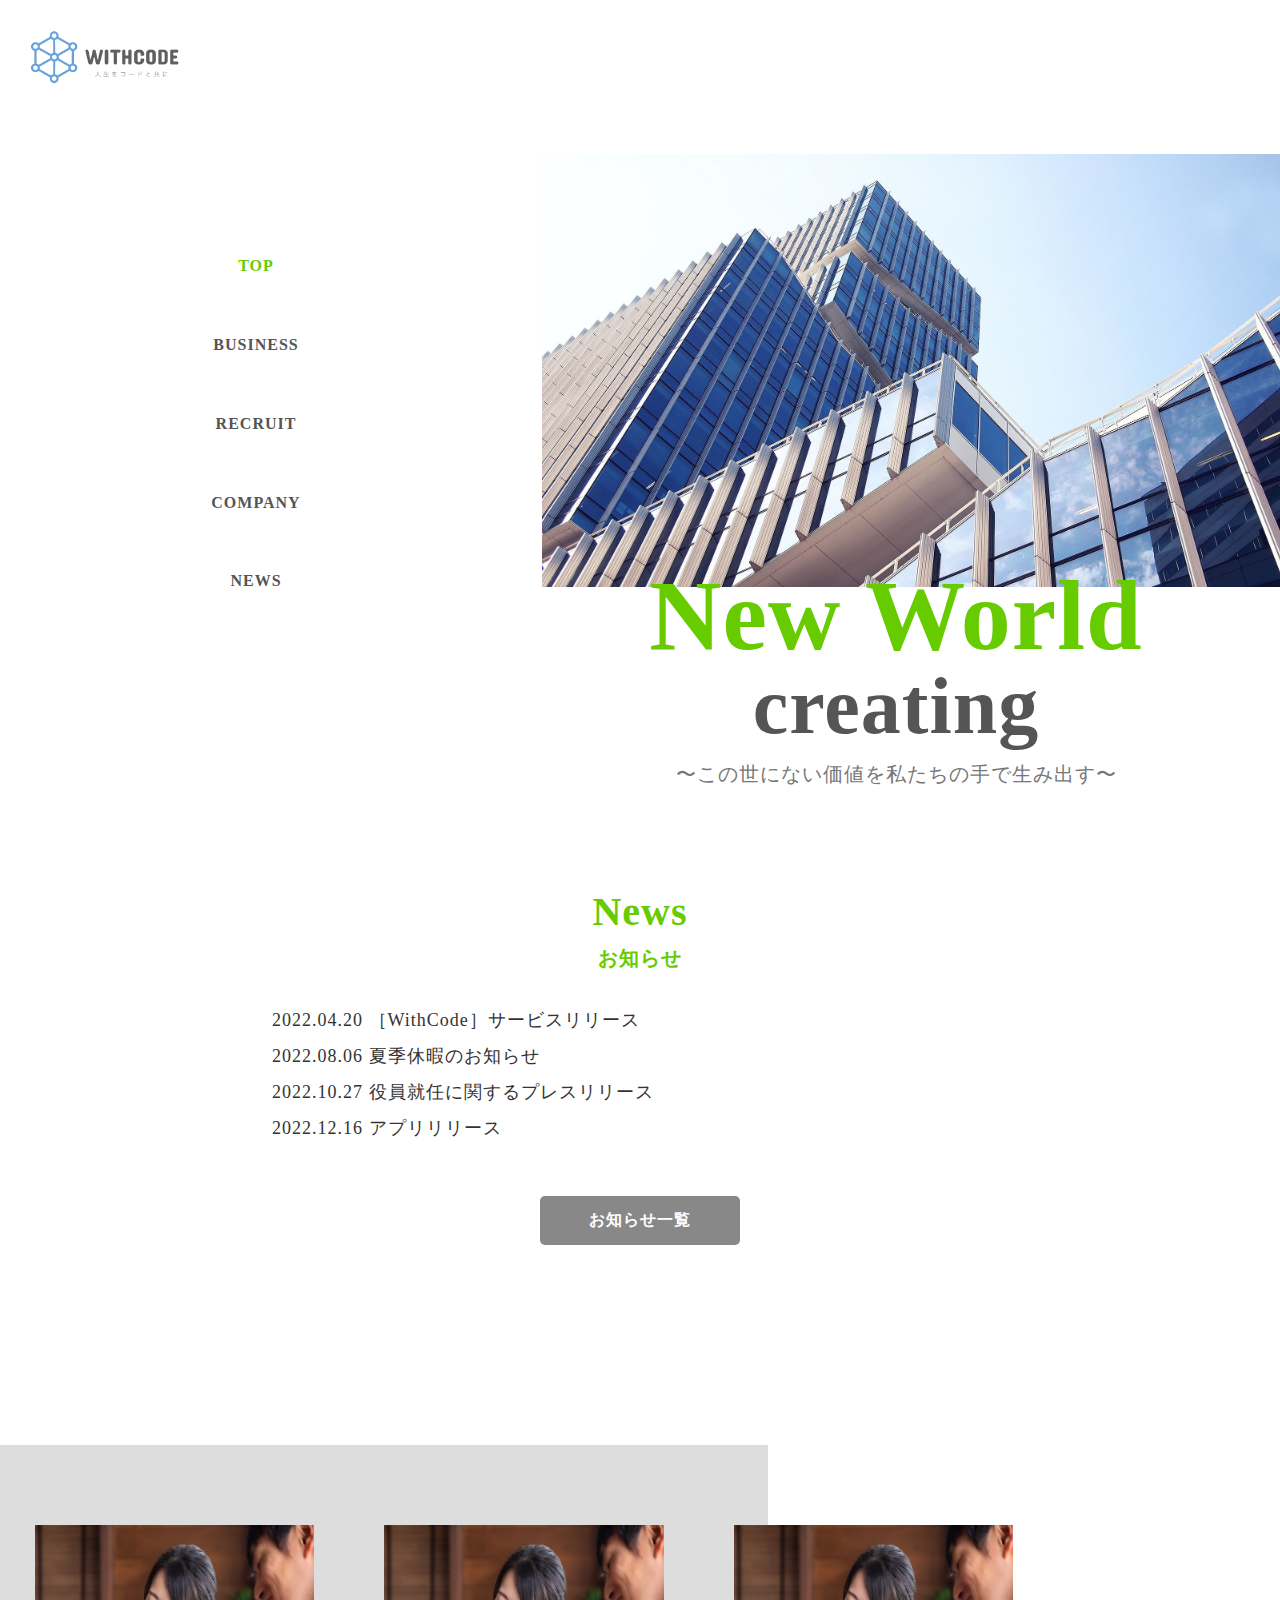
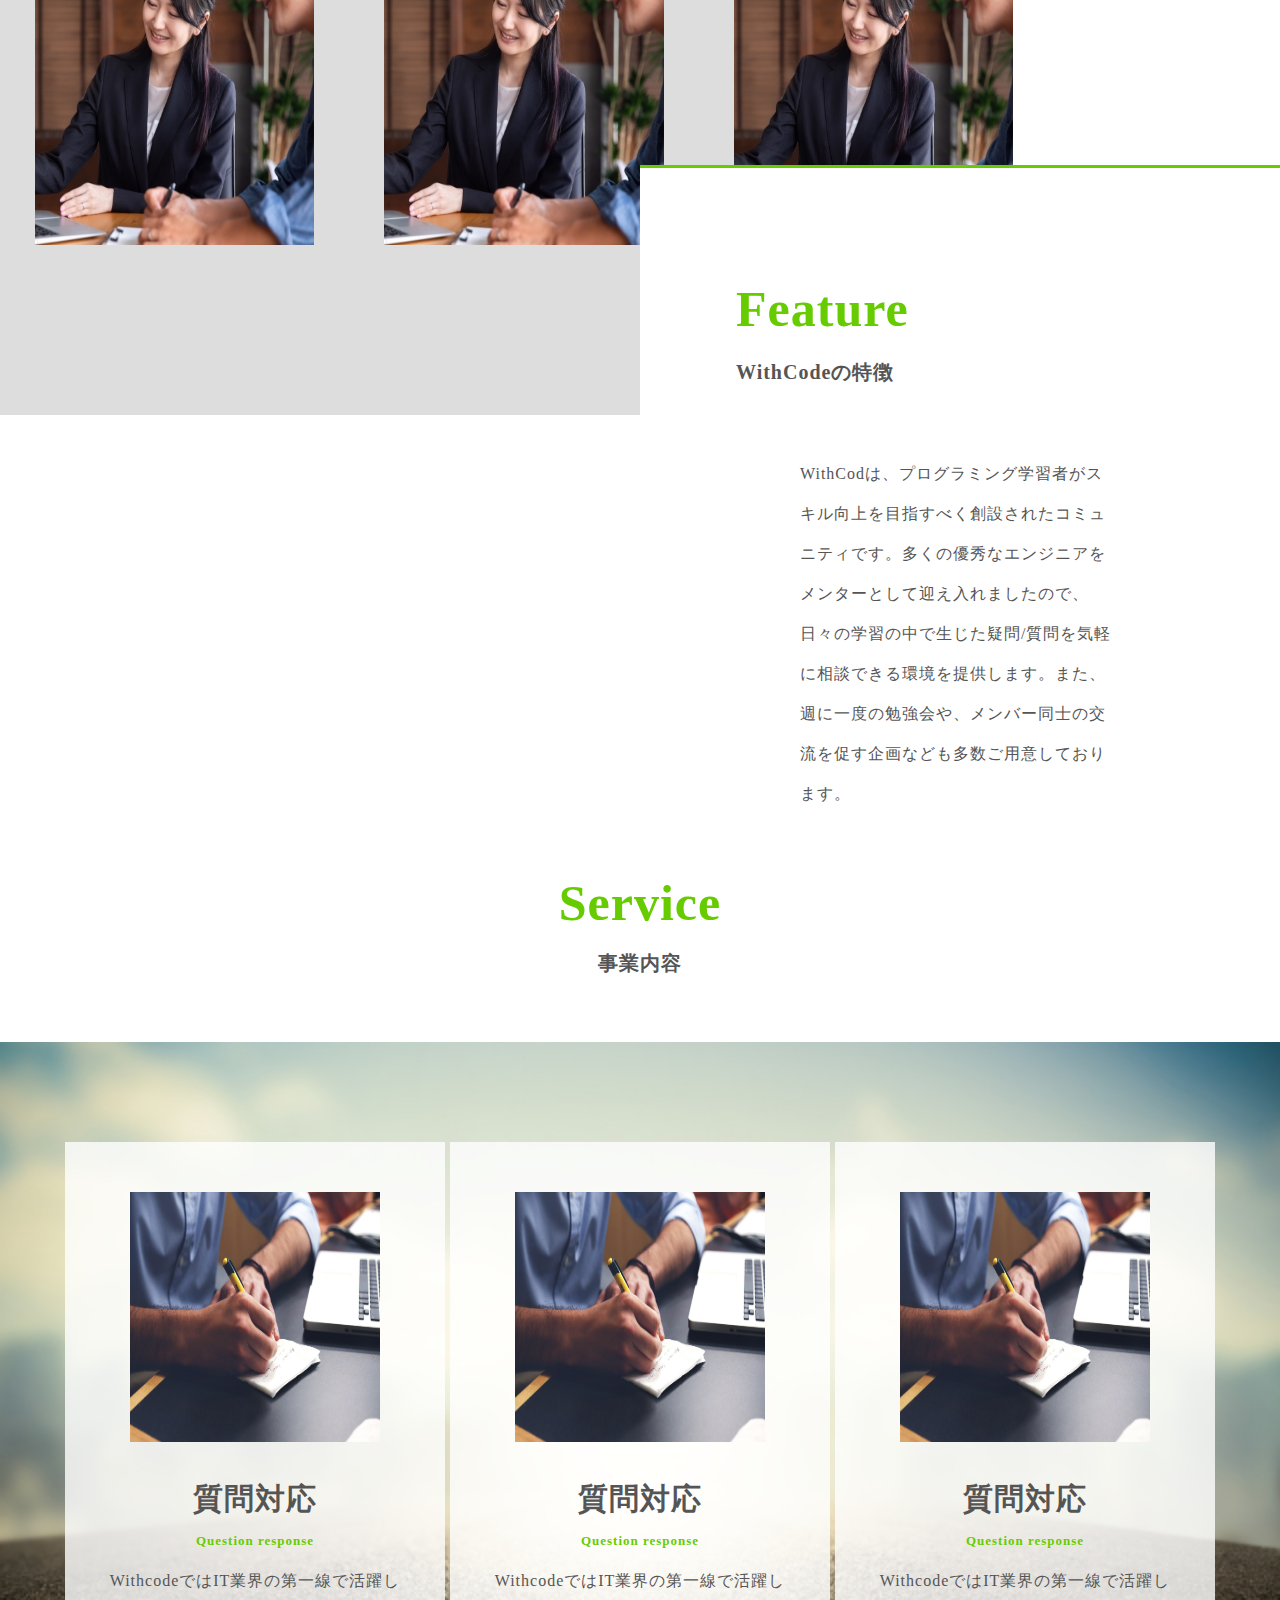
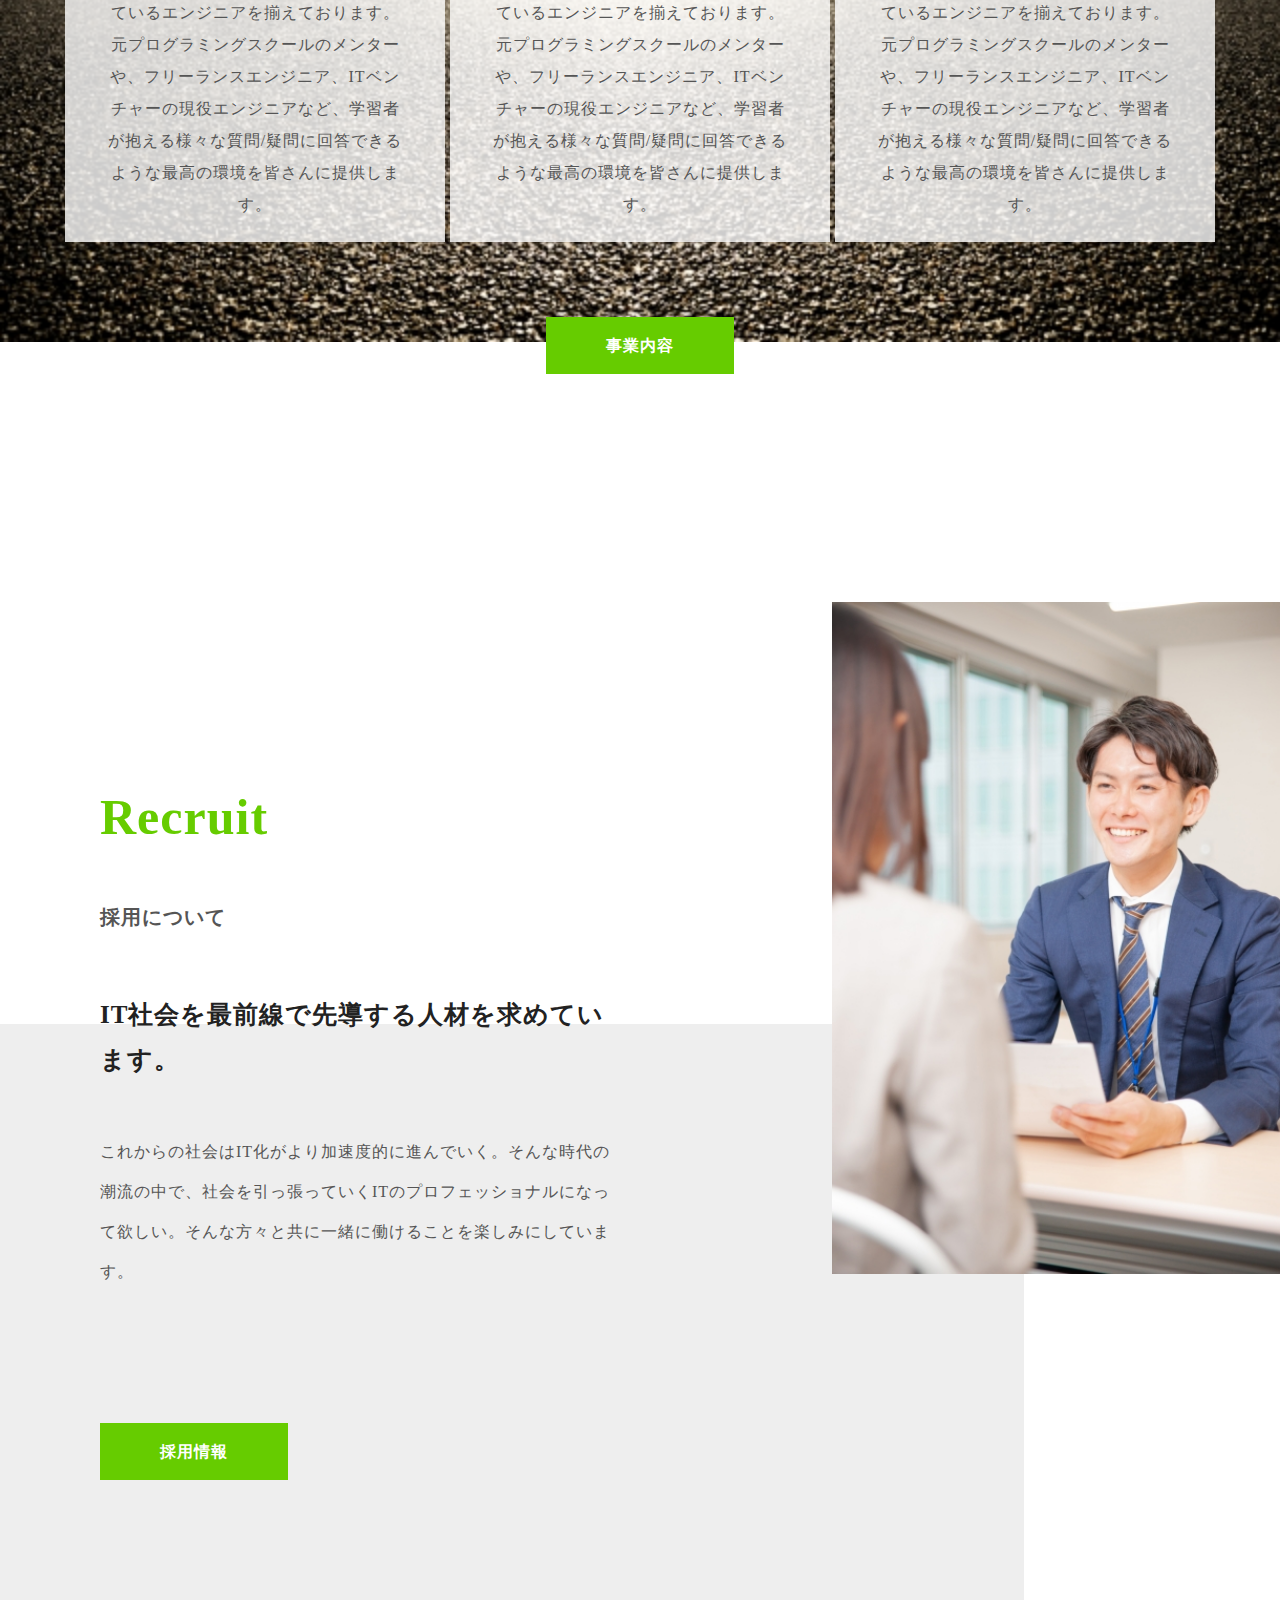
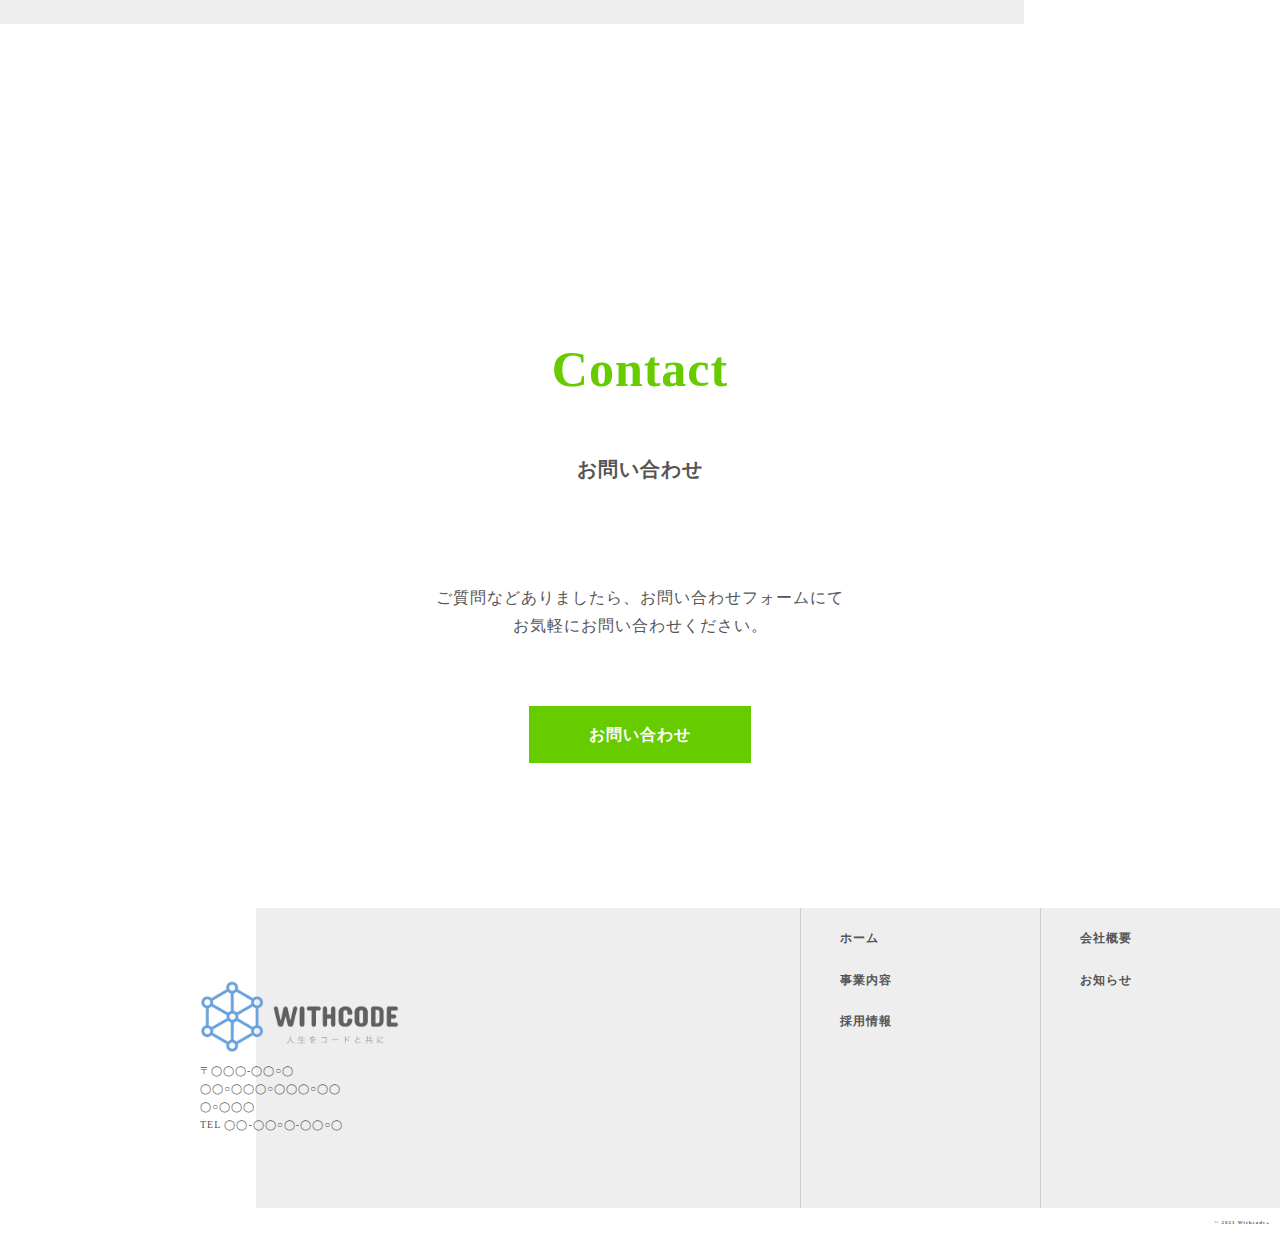
<file: index.html>
<!DOCTYPE html>
<html>
  <head>
    <meta charset="UTF-8">
    <title>プログラミング教材「WithCode+」</title>
    <meta name="description" content="「人生をコードと共に」というビジョンを達成するべく、皆さんのプログラミング学習をサポートします。">
    <meta name="keywords" content="IT,プログラミング,コミュニティ">
    <meta name="viewport" content="width=device-width, initial-scale=1.0">
    <meta property="og:title" content="プログラミング教材「WithCode+」">
    <meta property="og:type" content="article">
    <meta property="og:url" content="https://withcode-plus.tech">
    <meta property="og:image" content="img/logo.png">
    <meta property="og:description" content="「人生をコードと共に」というビジョンを達成するべく、皆さんのプログラミング学習をサポートします。">
    <meta property="og:site_name" content="プログラミング教材">
    <link rel="apple-touch-ico" sizes="180×180" href="img/logo.png">
    <link rel="stylesheet" type="text/css" href="css/reset.css">
    <link rel="stylesheet" type="text/css" href="css/common1.css">
    <link rel="stylesheet" type="text/css" href="css/index.css">
  </head>
  <body>
    <header>
      <div class="header_all">
        <div class="header_inner">
          <img src="img/logo.png" alt="ロゴ画像">
          <nav>
            <ul>
              <li><a href="index.html" class="color">TOP</a></li>
              <li><a href="html/business.html">BUSINESS</a></li>
              <li><a href="html/recruit.html">RECRUIT</a></li>
              <li><a href="html/company.html">COMPANY</a></li>
              <li><a href="html/news.html">NEWS</a></li>
            </ul>
          </nav>
          <div class="top_inner">
            <img src="img/top.png" alt="トップ画像">
            <div class="top_title">
              <h1>New World</h1>
              <h2>creating</h2>
            </div>
            <p>
              〜この世にない価値を私たちの手で生み出す〜
            </p>
          </div>
        </div>
      </div>
    </header>
    <main>
      <section class="news section">
        <h3>News<br><small>お知らせ</small></h3>
        <ul class="news_list">
          <li>
            2022.04.20 ［WithCode］サービスリリース
          </li>
          <li>
            2022.08.06  夏季休暇のお知らせ
          </li>
          <li>
            2022.10.27  役員就任に関するプレスリリース
          </li>
          <li>
            2022.12.16  アプリリリース
          </li>
        </ul>
        <p class="more"><a href="html/news.html">お知らせ一覧</a></p>
      </section>
      <section class="feature section">
        <div class="feature_inner">
          <h4>Feature</h4>
          <small>WithCodeの特徴</small>
          <p>
            WithCodは、プログラミング学習者がスキル向上を目指すべく創設されたコミュニティです。多くの優秀なエンジニアをメンターとして迎え入れましたので、日々の学習の中で生じた疑問/質問を気軽に相談できる環境を提供します。また、週に一度の勉強会や、メンバー同士の交流を促す企画なども多数ご用意しております。
          </p>
        </div>
        <div class="feature_bg">
          <ul class="feature_img">
            <li><img src="img/feature.png" alt="特徴の画像"></li>
            <li><img src="img/feature.png" alt="特徴の画像"></li>
            <li><img src="img/feature.png" alt="特徴の画像"></li>
          </ul>
        </div>   
      </section>
      <section class="service sectioln">
        <h3>Service<br><small>事業内容</small></h3>
        <div class="service_bg">
          <div class="service_item">
            <img src="img/service.png" alt="サービス画像">
            <h4>質問対応</h4>
            <small>Question response</small>
            <p>
              WithcodeではIT業界の第一線で活躍しているエンジニアを揃えております。元プログラミングスクールのメンターや、フリーランスエンジニア、ITベンチャーの現役エンジニアなど、学習者が抱える様々な質問/疑問に回答できるような最高の環境を皆さんに提供します。
            </p>
          </div>
          <div class="service_item">
            <img src="img/service.png" alt="サービス画像">
            <h4>質問対応</h4>
            <small>Question response</small>
            <p>
              WithcodeではIT業界の第一線で活躍しているエンジニアを揃えております。元プログラミングスクールのメンターや、フリーランスエンジニア、ITベンチャーの現役エンジニアなど、学習者が抱える様々な質問/疑問に回答できるような最高の環境を皆さんに提供します。
            </p>
          </div>
          <div class="service_item">
            <img src="img/service.png" alt="サービス画像">
            <h4>質問対応</h4>
            <small>Question response</small>
            <p>
              WithcodeではIT業界の第一線で活躍しているエンジニアを揃えております。元プログラミングスクールのメンターや、フリーランスエンジニア、ITベンチャーの現役エンジニアなど、学習者が抱える様々な質問/疑問に回答できるような最高の環境を皆さんに提供します。
            </p>
          </div>
          <p class="btn"><a href="html/business.html">事業内容</a></p>
        </div>
      </section>
      <section class="recruit section">
        <div class="recruit_inner">
          <h3>Recruit<br><small>採用について</small></h3>
          <h4>IT社会を最前線で先導する人材を求めています。</h4>
          <p>
            これからの社会はIT化がより加速度的に進んでいく。そんな時代の潮流の中で、社会を引っ張っていくITのプロフェッショナルになって欲しい。そんな方々と共に一緒に働けることを楽しみにしています。
          </p>
          <p class="btn"><a href="html/recruit.html">採用情報</a></p>
        </div>
        <img src="img/top_recruit.png" alt="リクルート画像">
        <div class="recruit_bg"></div>
      </section>
      <section class="contact">
        <div class="contact_inner">
          <h3>Contact<br><small>お問い合わせ</small></h3>
          <p>ご質問などありましたら、お問い合わせフォームにて<br>お気軽にお問い合わせください。
          </p>
          <p class="btn"><a href="#">お問い合わせ</a></p>
        </div>
      </section>
    </main>
  </body>
  <footer>
    <div class="footer_inner">
      <img src="img/logo.png" alt="ロゴ画像">
      <p>
        〒◯◯◯-◯◯○◯<br>
        ◯◯○◯◯◯○◯◯◯○◯◯◯○◯◯◯<br>
        TEL ◯◯-◯◯○◯-◯◯○◯
      </p>
    </div>
    <div class="footer_bg">
      <div class="footer_list">
        <ul>
          <li><a href="html/company.html">会社概要</a></li>
          <li><a href="html/news.html">お知らせ</a></li>
        </ul>
        <ul>
          <li><a href="index/html">ホーム</a></li>
          <li><a href="html/business.html">事業内容</a></li>
          <li><a href="html/recruit.html">採用情報</a></li>
        </ul>
      </div>
    </div>
  </footer>
  <p class="copyright">©︎ 2021 Withcode+</p>
</html>
</file>
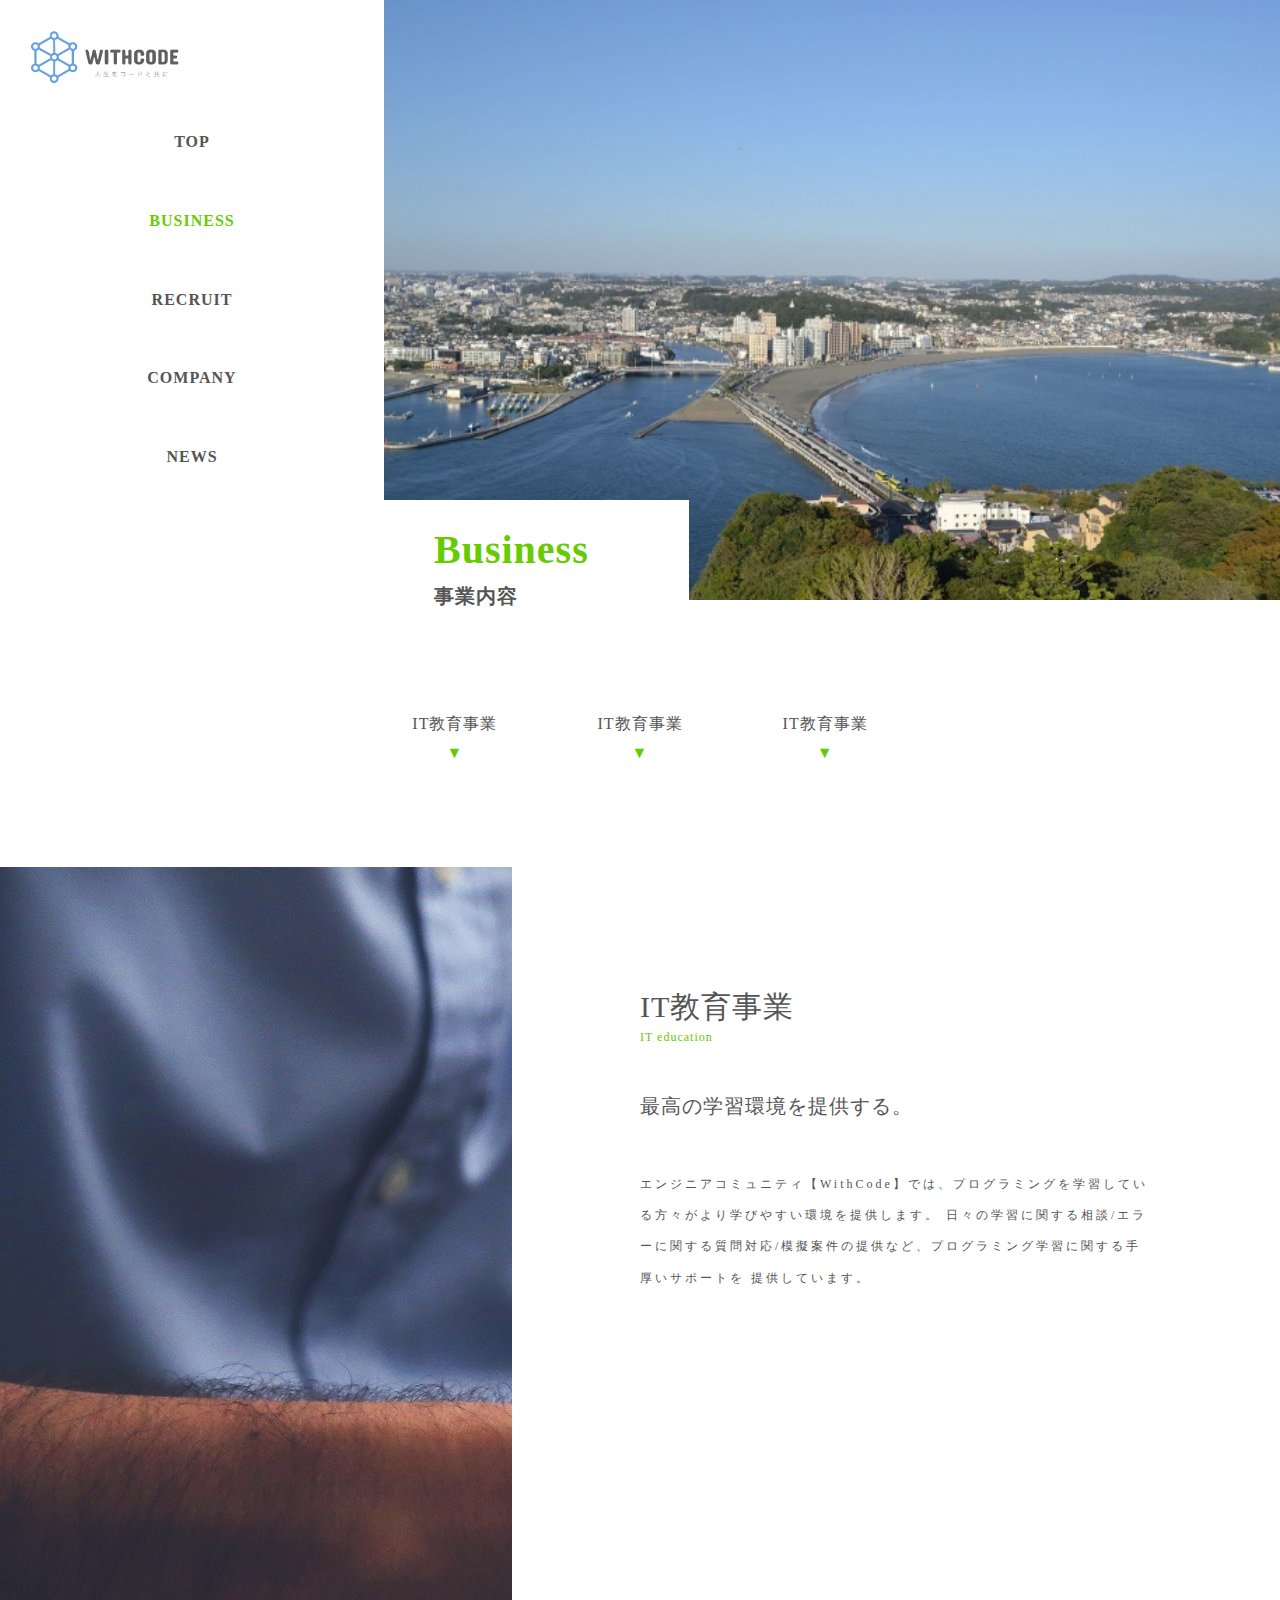
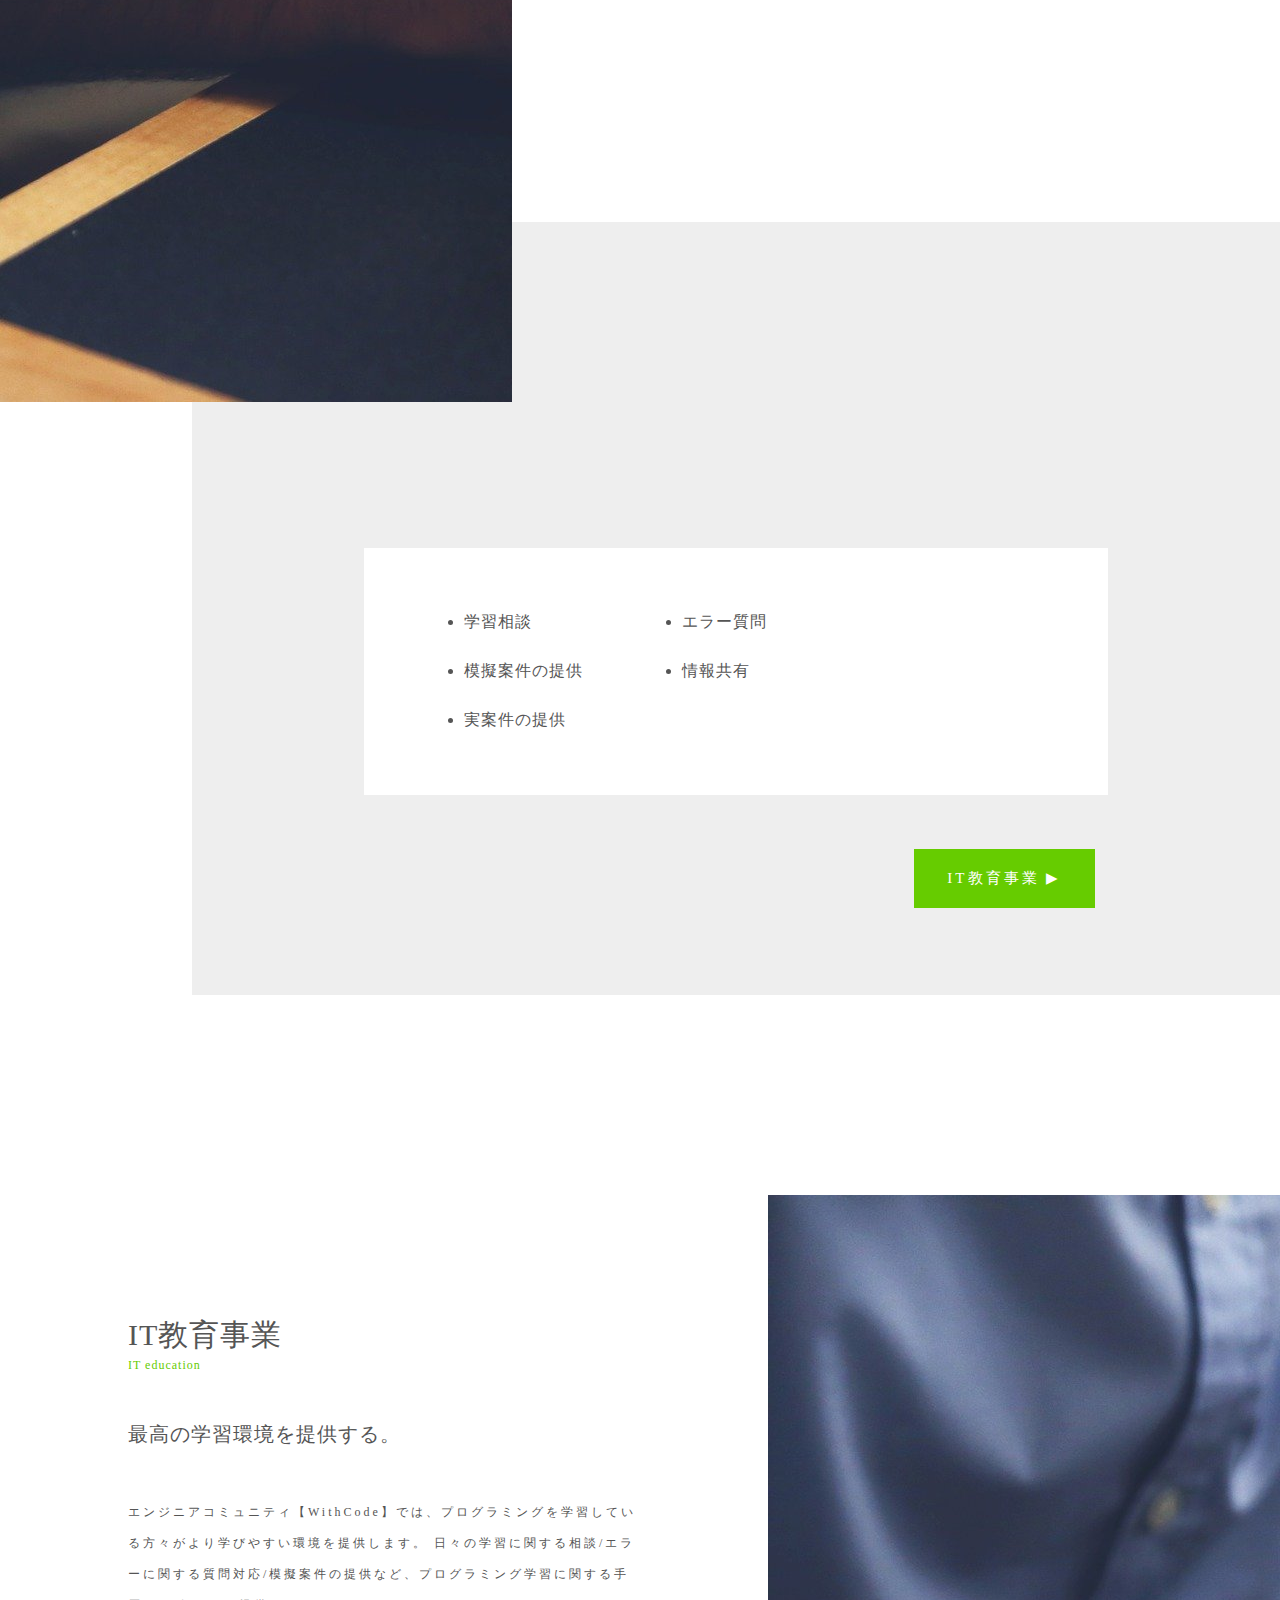
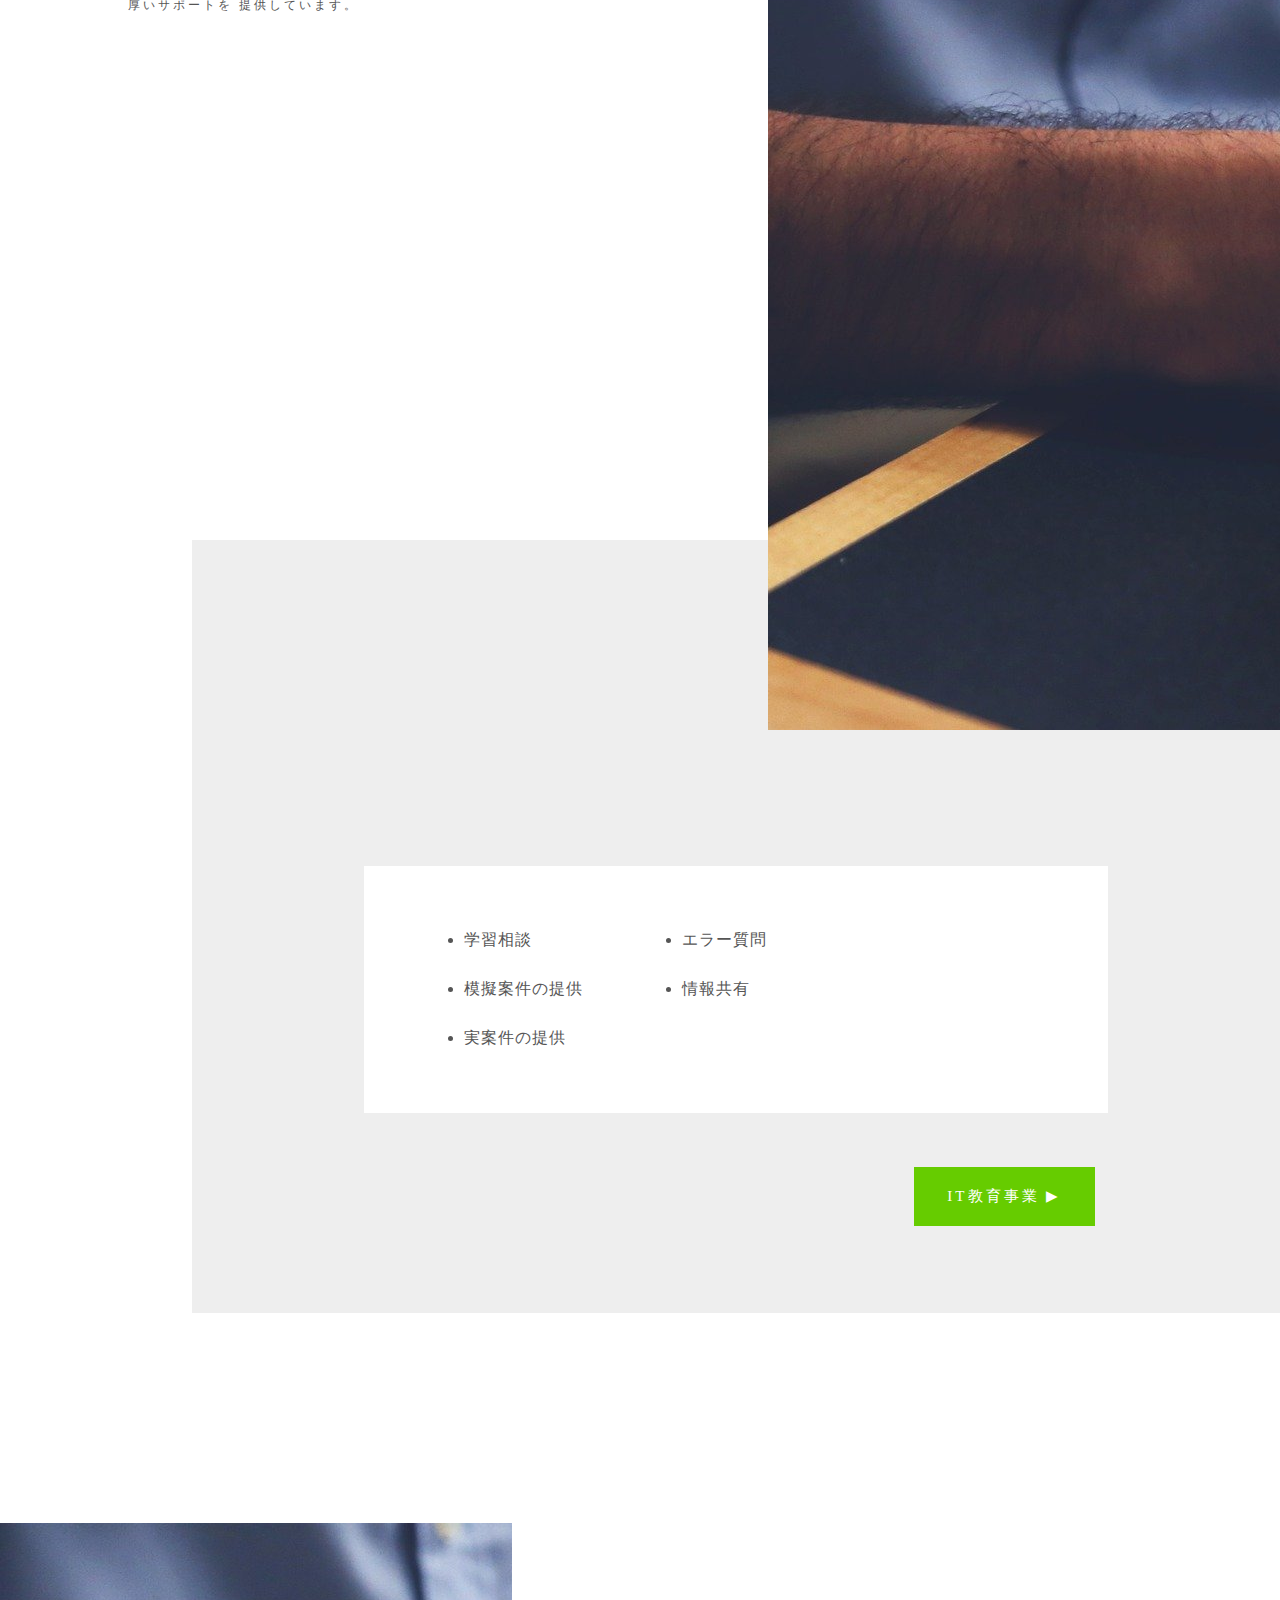
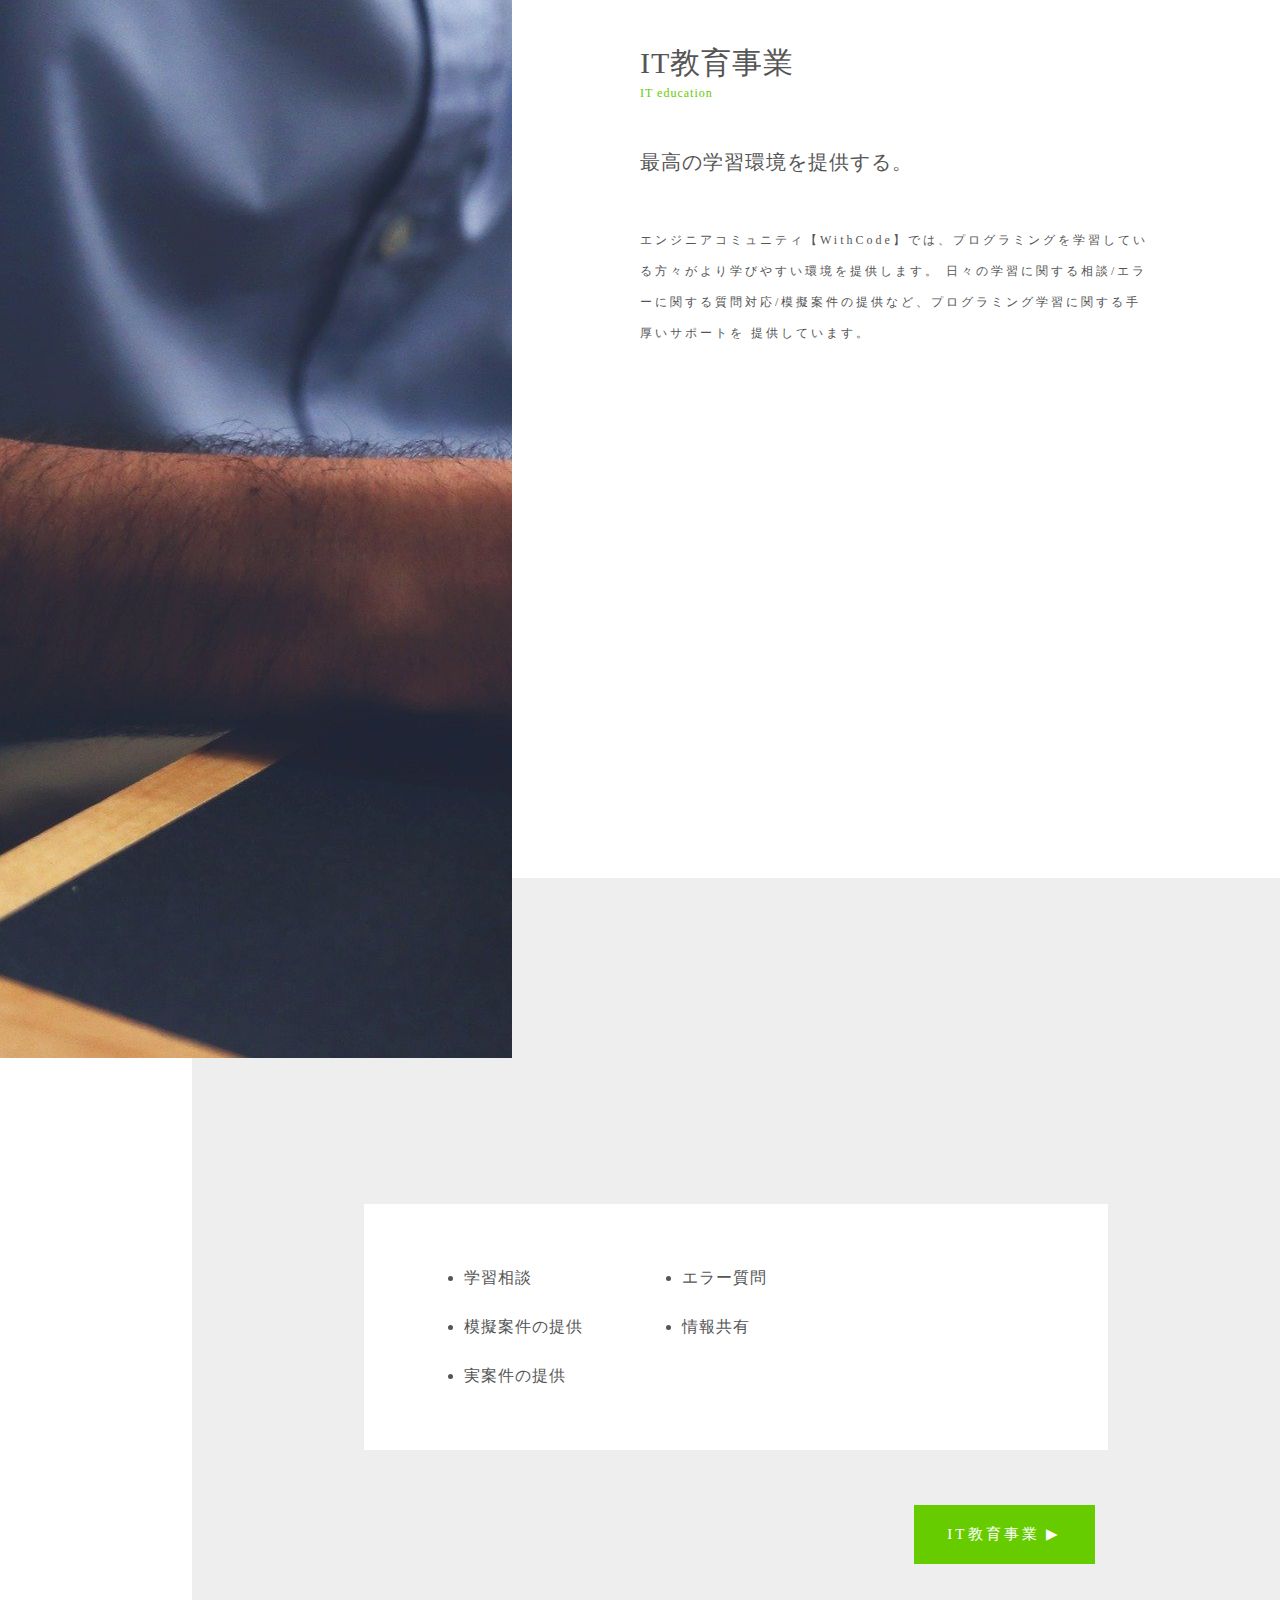
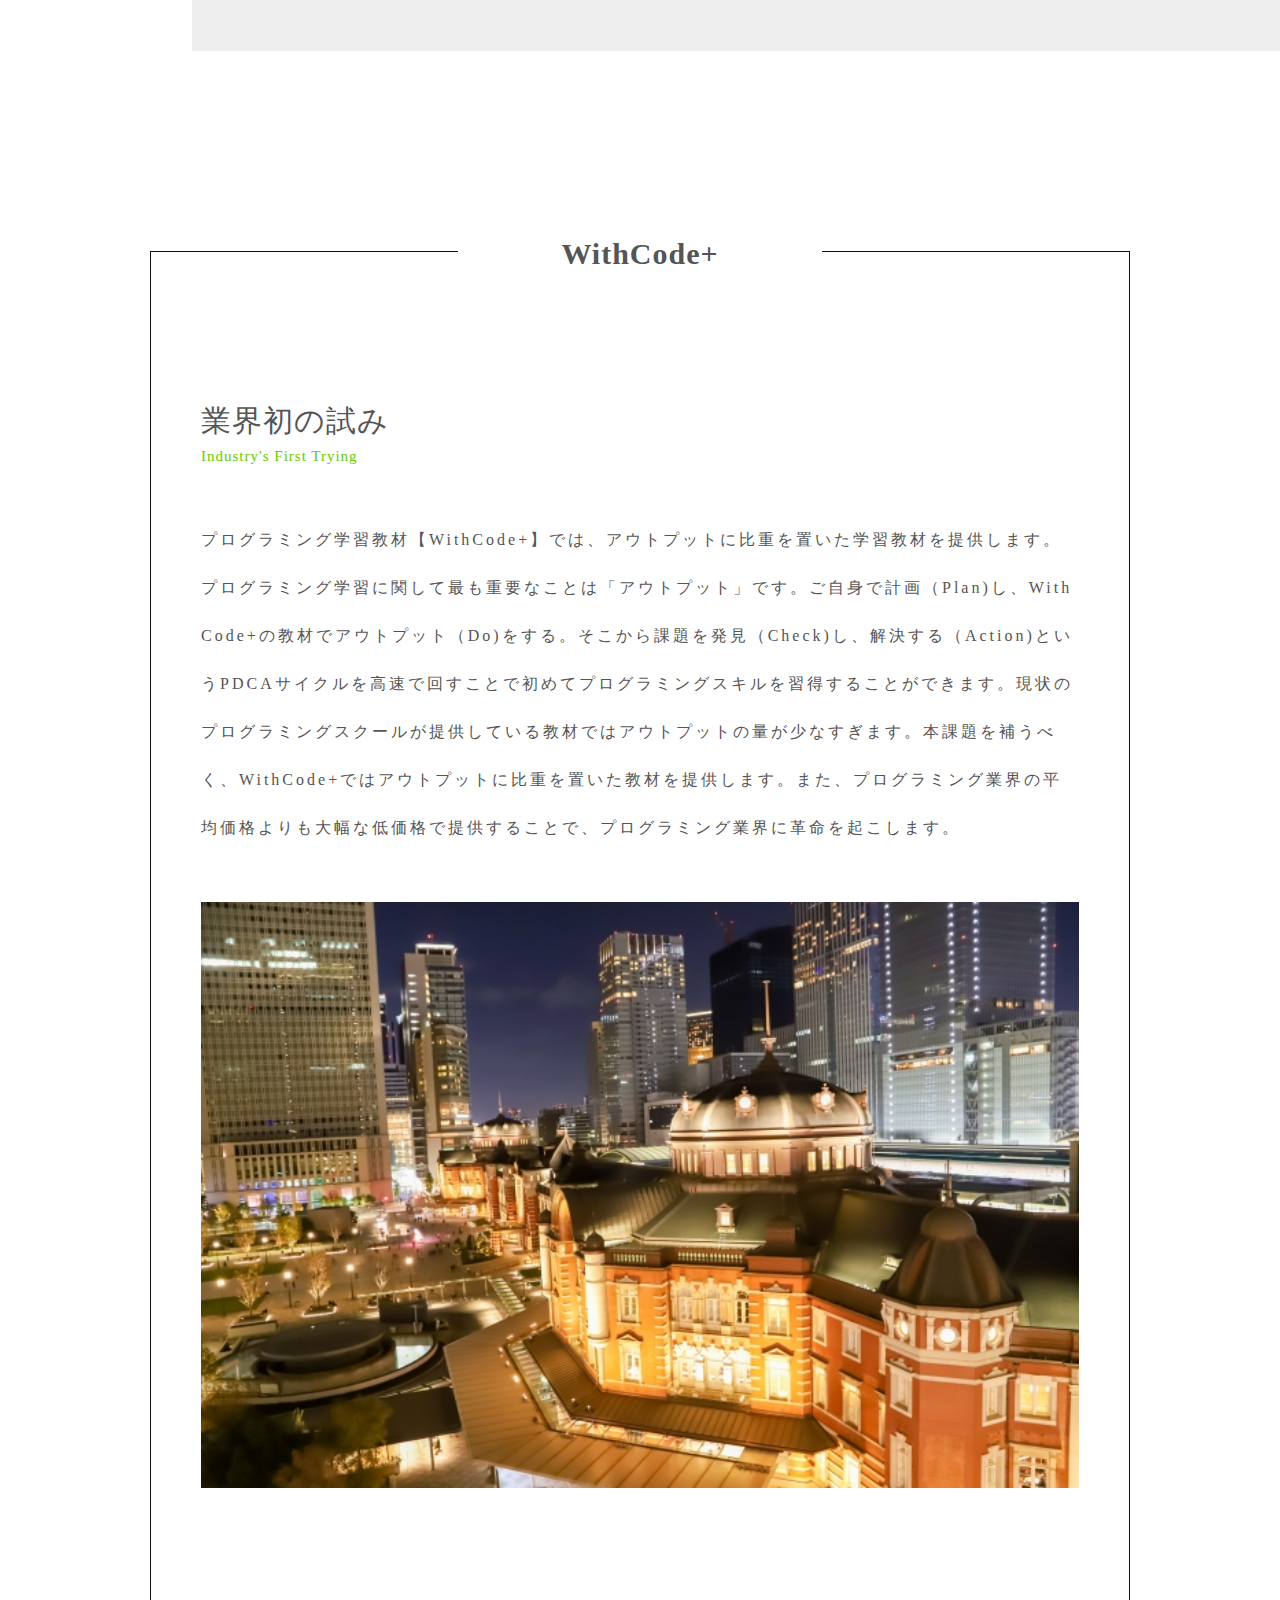
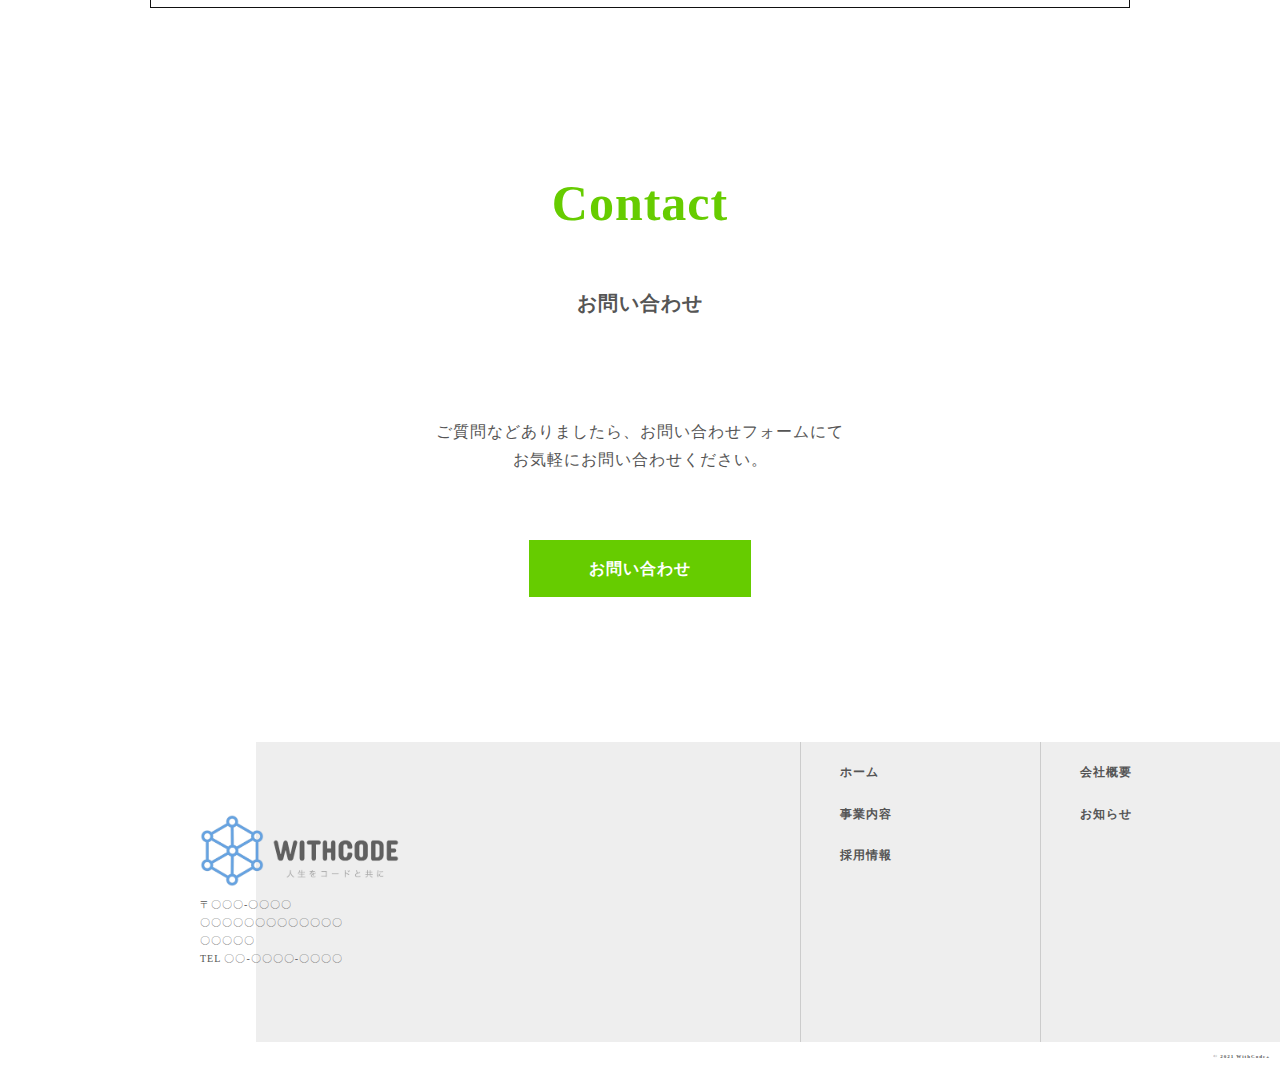
<file: html/business.html>
<!DOCTYPE html>
<html>
<head>
  <meta charset="UTF-8">
  <title>プログラミング教材「WithCode+」</title>
  <meta name="description" content="「人生をコードと共に」というビジョンを達成するべく、皆さんのプログラミング学習をサポートします。">
  <meta name="keywords" content="IT,プログミング,コミュニティ">
  <meta name="viewport" content="width=device-width, initial-scale=1.0">
  <meta property="og:title" content="プログラミング教材「WithCode+」">
  <meta Property="og:type" content="artcle">
  <meta Property="og:url" content="https//withcode-plus.tech">
  <meta property="og:image" content="img/logo.png">
  <meta property="og:description" content="「人生をコードと共に」というビジョンを達成するべく、皆さん
  のプログラミング学習をサポートします。" >
  <meta property="og:site_name" content="プログラミング教材">
  <link rel="icon" href="../favicon.ico">
  <link rel="apple-touch-ico" sizes="180×180" href="../img/logo.png">
  <link rel="stylesheet" type="text/css" href="../css/reset.css">
  <link rel="stylesheet" type="text/css" href="../css/common1.css">
  <link rel="stylesheet" type="text/css" href="../css/common2.css">
  <link rel="stylesheet" type="text/css" href="../css/business.css">
</head>
<body>
  <header>
    <div class="header_all">
      <div class="header_inner">
        <img src="../img/logo.png" alt="ロゴ画像">
        <nav>
          <ul>
            <li><a href="../index.html">TOP</a></li>
            <li><a href="business.html" class="color">BUSINESS</a></li>
            <li><a href="recruit.html">RECRUIT</a></li>
            <li><a href="company.html">COMPANY</a></li>
            <li><a href="news.html">NEWS</a></li>
          </ul>
        </nav>
      </div>
      <div class="top_inner">
        <img src="../img/business.png" alt="トップ画像">
        <h1>Business<br><small>事業内容</small></h1>
      </div>
    </div>
  </header>
  <main>
    <section class="business">
      <div class="business_inner">
        <div class="business_top">
          <ul>
            <li><a href="＃business_list1">IT教育事業<br><small>▼</small></a></li>
            <li><a href="＃business_list2">IT教育事業<br><small>▼</small></a></li>
            <li><a href="＃business_list3">IT教育事業<br><small>▼</small></a></li>
          </ul>
        </div>
        <div class="business_list" id="business_list1">
          <div class="business_item1">
            <img src="../img/service.png" alt="サービス画像">
          </div>
          <div class="business_item2">
            <h1>IT教育事業<br><small>IT education</small></h1>
            <h2>最高の学習環境を提供する。</h2>
            <p>
              エンジニアコミュニティ【WithCode】では、プログラミングを学習している方々がより学びやすい環境を提供します。 日々の学習に関する相談/エラーに関する質問対応/模擬案件の提供など、プログラミング学習に関する手厚いサポートを
              提供しています。
            </p>
          </div>
          <div class="business_bg">
            <div class="business_content">
              <div class="business_element">
                <ul>
                  <li>学習相談</li>
                  <li>エラー質問</li>
                  <li>模擬案件の提供</li>
                  <li>情報共有</li>
                  <li>実案件の提供</li>
                </ul>
              </div>
            </div>
            <p class="btn"><a href="#">IT教育事業 ▶︎</a></p>
          </div>
        </div>
        <div class="business_list" id="business_list2">
          <div class="business_item1_reverse">
            <img src="../img/service.png" alt="サービス画像">
          </div>
          <div class="business_item2_reverse">
            <h1>IT教育事業<br><small>IT education</small></h1>
            <h2>最高の学習環境を提供する。</h2>
            <p>
              エンジニアコミュニティ【WithCode】では、プログラミングを学習している方々がより学びやすい環境を提供します。 日々の学習に関する相談/エラーに関する質問対応/模擬案件の提供など、プログラミング学習に関する手厚いサポートを
              提供しています。
            </p>
          </div>
          <div class="business_bg">
            <div class="business_content">
              <div class="business_element">
                <ul>
                  <li>学習相談</li>
                  <li>エラー質問</li>
                  <li>模擬案件の提供</li>
                  <li>情報共有</li>
                  <li>実案件の提供</li>
                </ul>
              </div>
            </div>
            <p class="btn"><a href="#">IT教育事業 ▶︎</a></p>
          </div>
        </div>
        <div class="business_list" id="business_list3">
          <div class="business_item1">
            <img src="../img/service.png" alt="サービス画像">
          </div>
          <div class="business_item2">
            <h1>IT教育事業<br><small>IT education</small></h1>
            <h2>最高の学習環境を提供する。</h2>
            <p>
              エンジニアコミュニティ【WithCode】では、プログラミングを学習している方々がより学びやすい環境を提供します。 日々の学習に関する相談/エラーに関する質問対応/模擬案件の提供など、プログラミング学習に関する手厚いサポートを
              提供しています。
            </p>
          </div>
          <div class="business_bg">
            <div class="business_content">
              <div class="business_element">
                <ul>
                  <li>学習相談</li>
                  <li>エラー質問</li>
                  <li>模擬案件の提供</li>
                  <li>情報共有</li>
                  <li>実案件の提供</li>
                </ul>
              </div>
            </div>
            <p class="btn"><a href="#">IT教育事業 ▶︎</a></p>
          </div>
        </div>
      </div>
    </section>
    <section class="letter section">
      <div class="letter_inner">
        <h1>WithCode+</h1>
        <div class="letter_list">
          <h2>業界初の試み<br><small>Industry's First Trying</small></h2>
          <div class="letter_item">
            <p>
              プログラミング学習教材【WithCode+】では、アウトプットに比重を置いた学習教材を提供します。プログラミング学習に関して最も重要なことは「アウトプット」です。ご自身で計画（Plan)し、WithCode+の教材でアウトプット（Do)をする。そこから課題を発見（Check)し、解決する（Action)というPDCAサイクルを高速で回すことで初めてプログラミングスキルを習得することができます。現状のプログラミングスクールが提供している教材ではアウトプットの量が少なすぎます。本課題を補うべく、WithCode+ではアウトプットに比重を置いた教材を提供します。また、プログラミング業界の平均価格よりも大幅な低価格で提供することで、プログラミング業界に革命を起こします。
            </p>
            <p><img src="../img/business_letter.png" alt="レター画像"></p>
          </div>
        </div>
      </div>
    </section>
    <section class="contact">
      <div class="contact_inner">
        <h3>Contact<br><small>お問い合わせ</small></h3>
        <P>
          ご質問などありましたら、お問い合わせフォームにて<br>お気軽にお問い合わせください。
        </P>
        <p class="btn"><a href="">お問い合わせ</a></p>
      </div>
    </section>
  </main>
</body>
<footer>
  <div class="footer_inner">
    <img src="../img/logo.png" alt="ロゴ画像">
    <p>〒〇〇〇-〇〇〇〇<br>
      〇〇〇〇〇〇〇〇〇〇〇〇〇〇〇〇〇〇<br>
      TEL 〇〇-〇〇〇〇-〇〇〇〇
    </p>
  </div>
  <div class="footer_bg">
    <div class="footer_list">
      <ul>
        <li><a href="company.html">会社概要</a></li>
        <li><a href="news.html">お知らせ</a></li>
      </ul>
      <ul class="footer_item">
        <li><a href="../index.html">ホーム</a></li>
        <li><a href="business.html">事業内容</a></li>
        <li><a href="recruit.html">採用情報</a></li>
      </ul>
    </div>
  </div>
</footer>
<p class="copyright">© 2021 WithCode+</p>
</html>
</file>
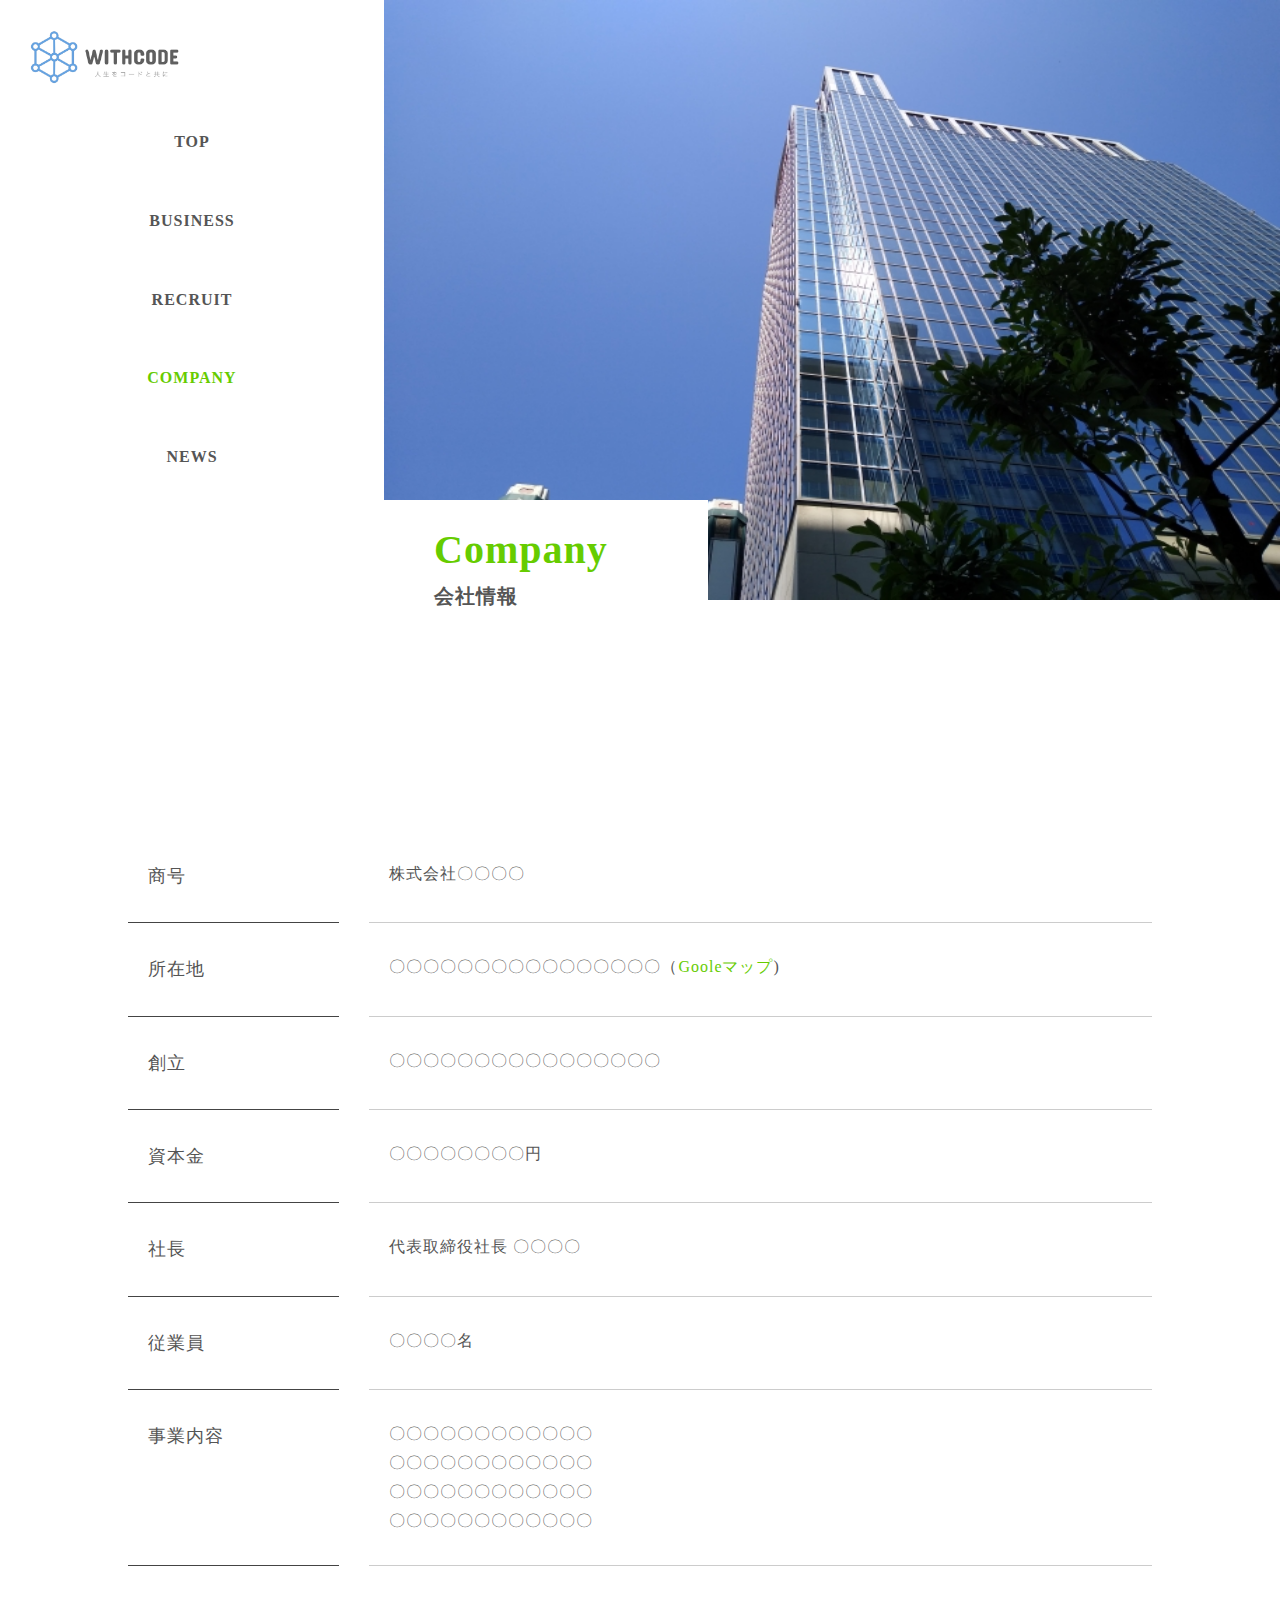
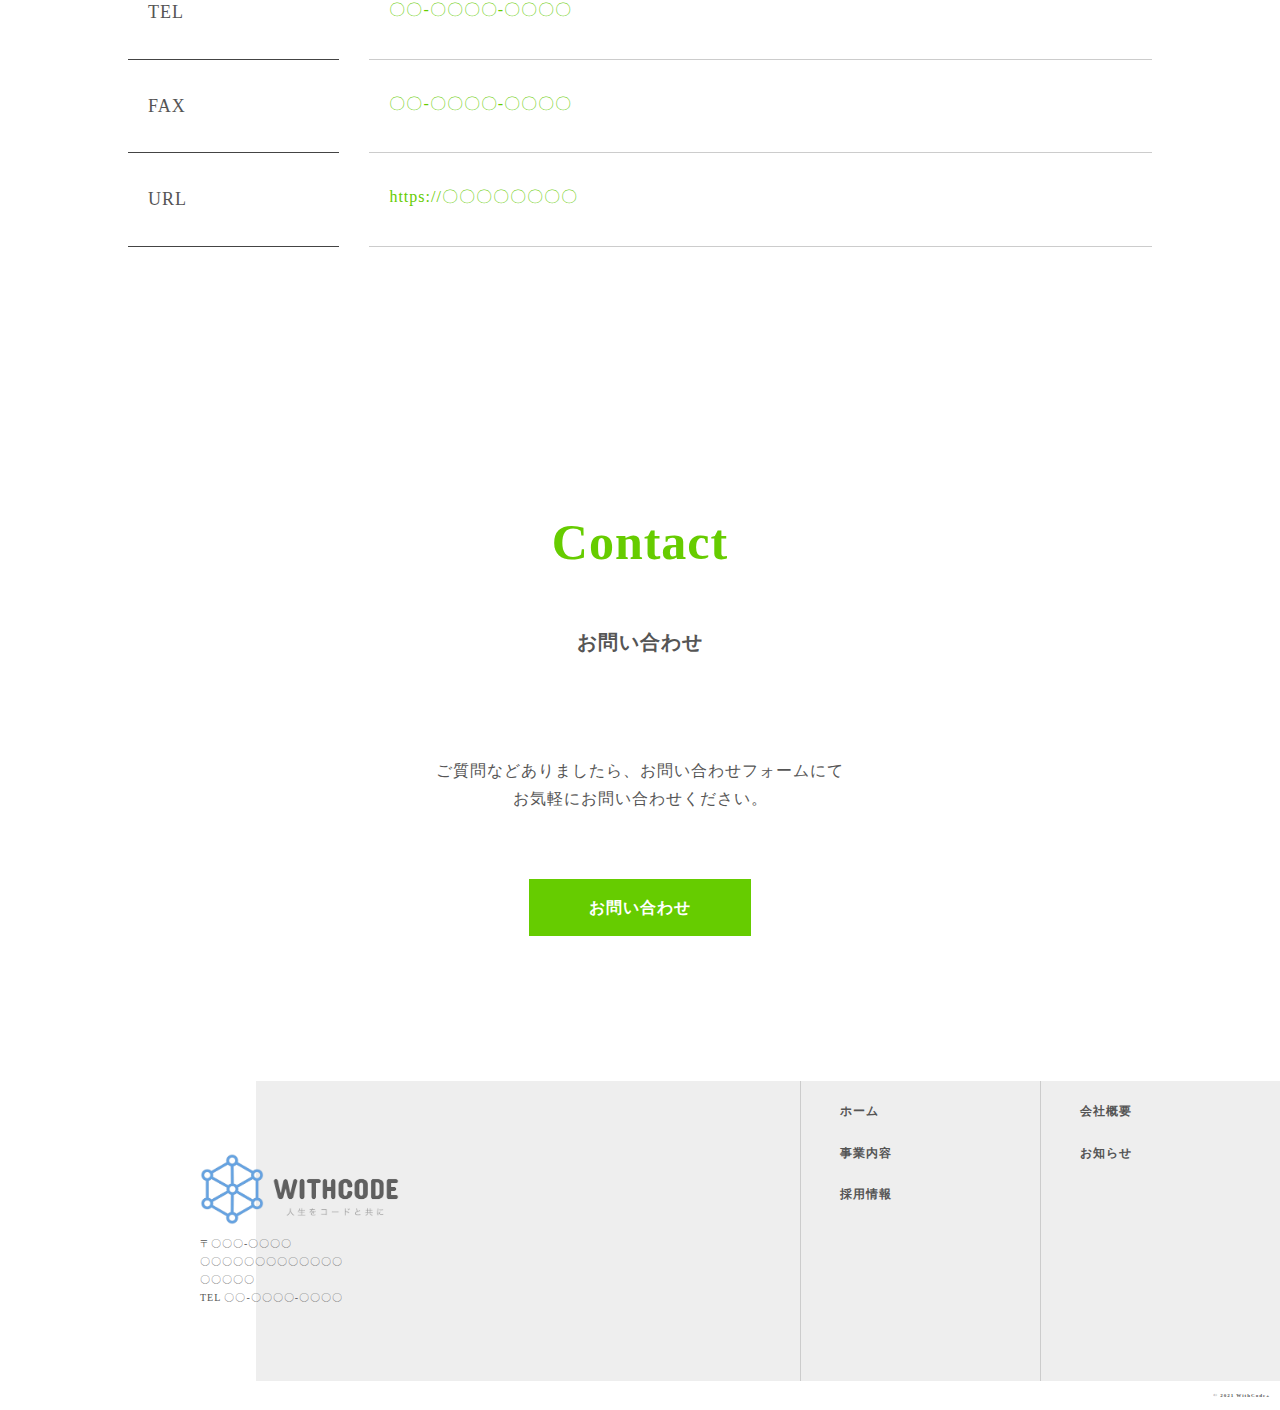
<file: html/company.html>
<!DOCTYPE html>
<html>
<head>
  <meta charset="UTF-8">
  <title>プログラミング教材「WithCode+」</title>
  <meta name="description" content="「人生をコードと共に」というビジョンを達成するべく、皆さんのプログラミング学習をサポートします。">
  <meta name="keywords" content="IT,プログラミング,コミュニティ">
  <meta name="viewport" content="width=device-width, initial-scale=1.0">
  <meta property="og:title" content="プログラミング教材「WithCode+」">
  <meta property="og:type" content="article">
  <meta property="og:url" content="https://withcode-plus.tech">
  <meta property="og:image" content="img/logo.png">
  <meta property="og:description" content="「人生をコードと共に」というビジョンを達成するべく、皆さんのプログラミング学習をサポートします。">
  <meta property="og:site_name" content="プログラミング教材">
  <link rel="icon" href="../favicon.ico">
  <link rel="apple-touch-icon" sizes="180×180" href="../img/logo.png">
  <link rel="stylesheet" type="text/css" href="../css/reset.css">
  <link rel="stylesheet" type="text/css" href="../css/common1.css">
  <link rel="stylesheet" type="text/css" href="../css/common2.css">
  <link rel="stylesheet" type="text/css" href="../css/company.css">
</head>
<body>
  <header>
    <div class="header_all">
      <div class="header_inner">
        <img src="../img/logo.png" alt="ロゴ画像">
        <nav>
          <ul>
            <li><a href="../index.html">TOP</a></li>
            <li><a href="business.html">BUSINESS</a></li>
            <li><a href="recruit.html">RECRUIT</a></li>
            <li><a href="＃" class="color">COMPANY</a></li>
            <li><a href="news.html">NEWS</a></li>
          </ul>
        </nav>
      </div>
      <div class="top_inner">
        <img src="../img/company.png" alt="トップ画像">
        <h1>Company<br><small>会社情報</small></h1>
      </div>
    </div>
  </header>
  <main>
    <section class="company section">
      <div class="company_inner">
        <ul class="company_list">
          <li>
            <span>商号</span>
            <p>株式会社〇〇〇〇</p>
          </li>
          <li>
            <span>所在地</span>
            <p>〇〇〇〇〇〇〇〇〇〇〇〇〇〇〇〇（<a href="" class="map_link">Gooleマップ</a>)</p>
          </li>
          <li>
            <span>創立</span>
            <p>〇〇〇〇〇〇〇〇〇〇〇〇〇〇〇〇</p>
          </li>
          <li>
            <span>資本金</span>
            <p>〇〇〇〇〇〇〇〇円</p>
          </li>
          <li>
            <span>社長</span>
            <p>代表取締役社長 〇〇〇〇</p>
          </li>
          <li>
            <span>従業員</span>
            <p>〇〇〇〇名</p>
          </li>
          <li>
            <span>事業内容</span>
            <p>
              〇〇〇〇〇〇〇〇〇〇〇〇<br>
              〇〇〇〇〇〇〇〇〇〇〇〇<br>
              〇〇〇〇〇〇〇〇〇〇〇〇<br>
              〇〇〇〇〇〇〇〇〇〇〇〇<br>
            </p>
          </li>
          <li>
            <span>TEL</span>
            <p><a href="">〇〇-〇〇〇〇-〇〇〇〇</a></p>
          </li>
          <li>
            <span>FAX</span>
            <p><a href="">〇〇-〇〇〇〇-〇〇〇〇</a></p>
          </li>
          <li>
            <span>URL</span>
            <p><a href="">https://〇〇〇〇〇〇〇〇</a></p>
          </li>
        </ul>
      </div>
    </section>
    <section class="contact">
      <div class="contact_inner">
        <h3>Contact<br><small>お問い合わせ</small></h3>
        <P>
          ご質問などありましたら、お問い合わせフォームにて<br>お気軽にお問い合わせください。
        </P>
        <p class="btn"><a href="">お問い合わせ</a></p>
      </div>
    </section>
  </main>
</body>
<footer>
  <div class="footer_inner">
    <img src="../img/logo.png" alt="ロゴ画像">
    <p>〒〇〇〇-〇〇〇〇<br>
      〇〇〇〇〇〇〇〇〇〇〇〇〇〇〇〇〇〇<br>
      TEL 〇〇-〇〇〇〇-〇〇〇〇
    </p>
  </div>
  <div class="footer_bg">
    <div class="footer_list">
      <ul>
        <li><a href="company.html">会社概要</a></li>
        <li><a href="news.html">お知らせ</a></li>
      </ul>
      <ul class="footer_item">
        <li><a href="../index.html">ホーム</a></li>
        <li><a href="business.html">事業内容</a></li>
        <li><a href="recruit.html">採用情報</a></li>
      </ul>
    </div>
  </div>
</footer>
<p class="copyright">© 2021 WithCode+</p>
</html>
</file>
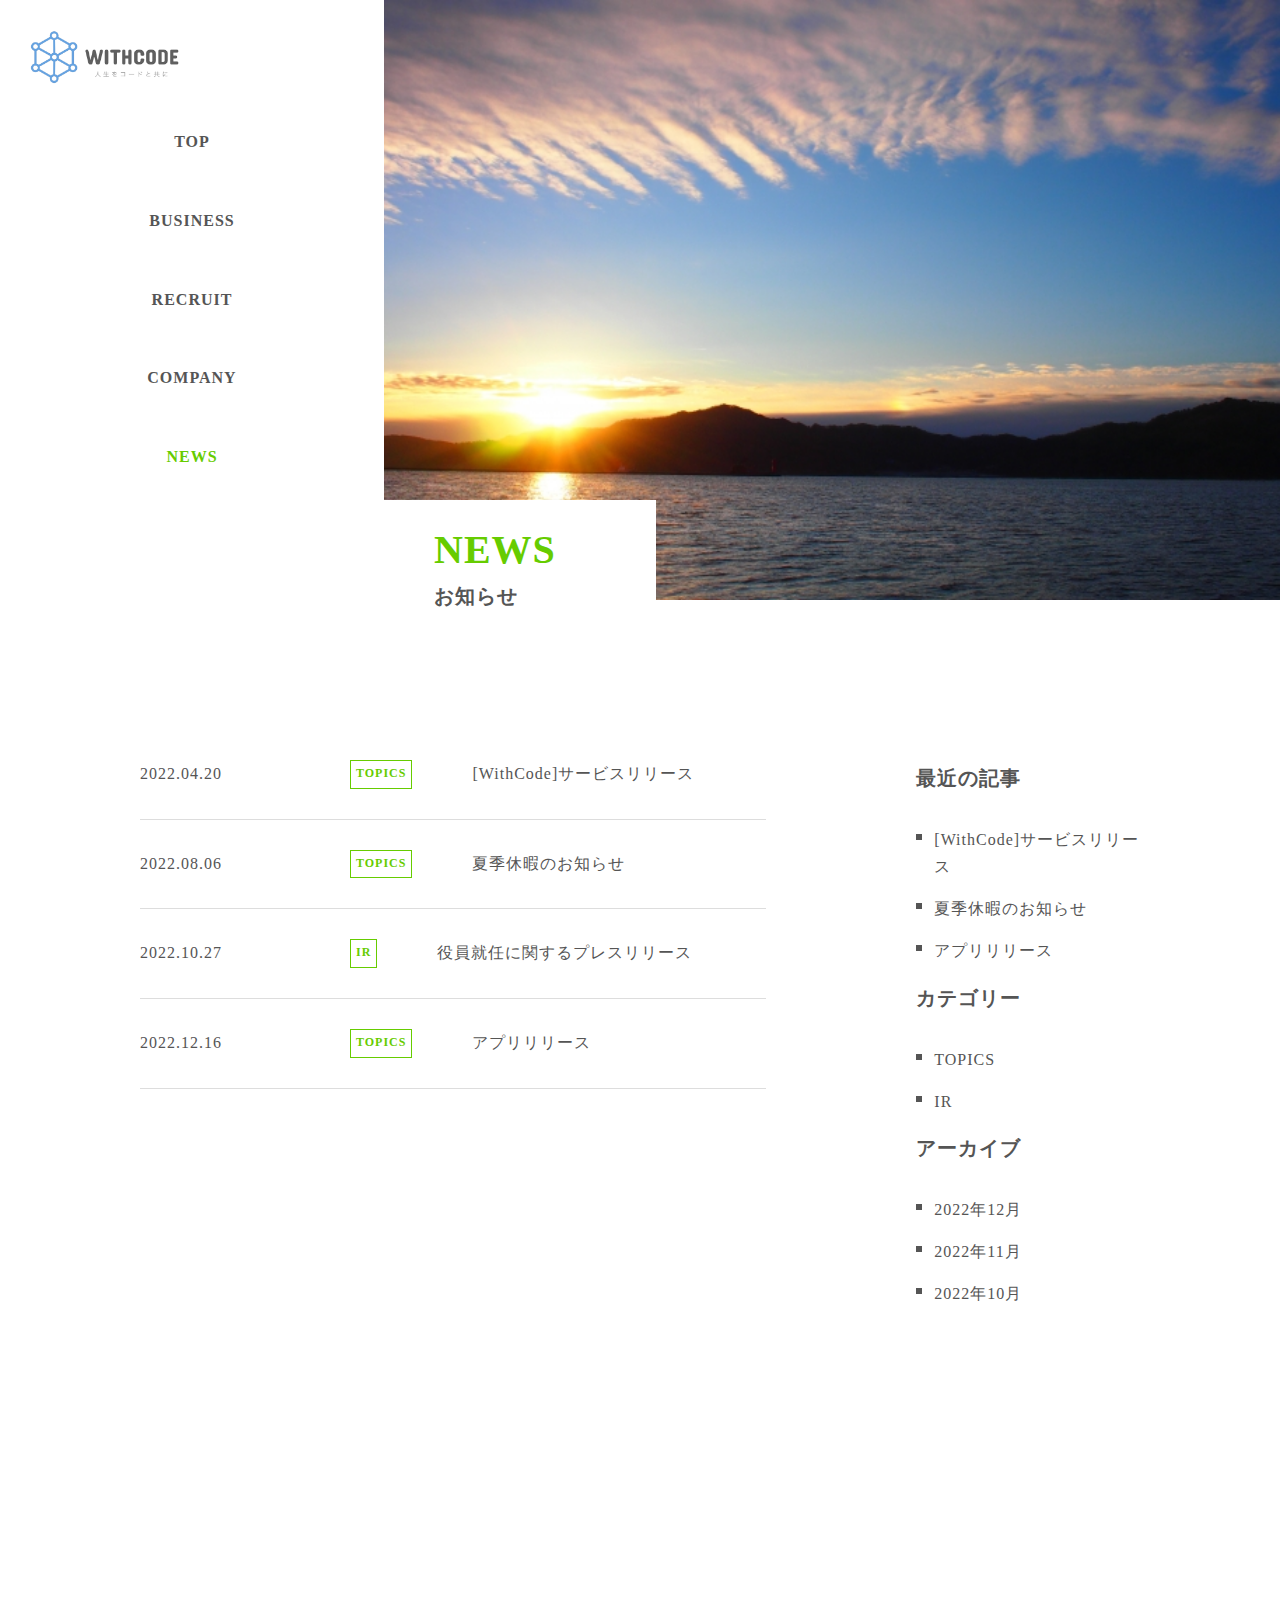
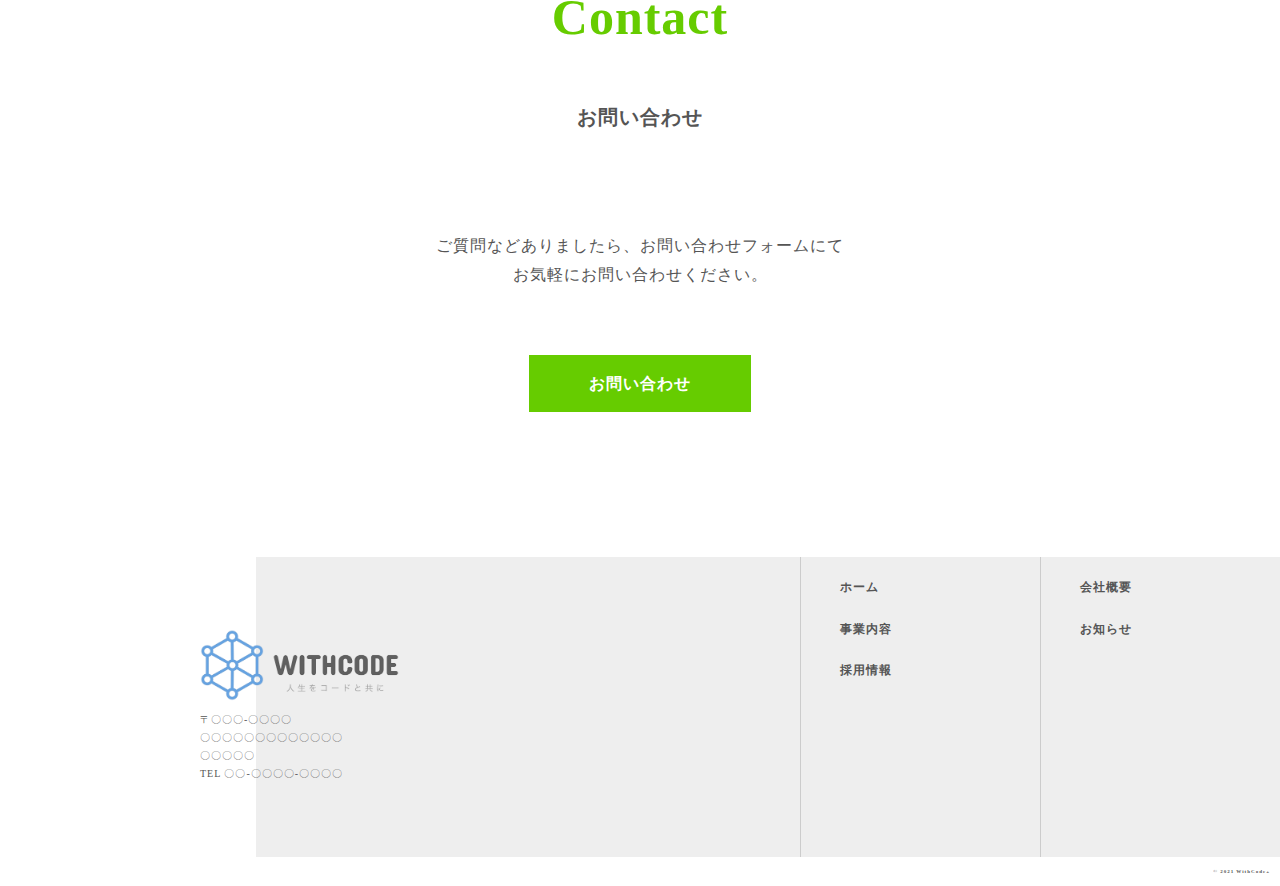
<file: html/news.html>
<!DOCTYPE html>
<html>
<head>
  <meta charset="UTF-8">
  <title>プログラミング教材「WithCode+」</title>
  <meta name="description" content="「人生をコードと共に」というビジョンを達成するべく、皆さんのプログラミング学習をサポートします。">
  <meta name="keywords" content="IT,プログラミング,コミュニティ">
  <meta name="viewport" content="width=device-width, initial-scale=1.0">
  <meta property="og:title" content="プログラミング教材「WithCode+」">
  <meta property="og:type" content="article">
  <meta property="og:url" content="https://withcode-plus.tech">
  <meta property="og:image" content="img/logo.png">
  <meta property="og:description" content="「人生をコードと共に」というビジョンを達成するべく、皆さんのプログラミング学習をサポートします。">
  <meta property="og:site_name" content="プログラミング教材">
  <link rel="icon" href="../favicon.ico">
  <link rel="apple-touch-icon" sizes="180×180" href="../img/logo.png">
  <link rel="stylesheet" type="text/css" href="../css/reset.css">
  <link rel="stylesheet" type="text/css" href="../css/common1.css">
  <link rel="stylesheet" type="text/css" href="../css/common2.css">
  <link rel="stylesheet" type="text/css" href="../css/news.css">
</head>
<body>
  <header>
    <div class="header_all">
      <div class="header_inner">
        <img src="../img/logo.png" alt="ロゴ画像">
        <nav>
          <ul>
            <li><a href="../index.html">TOP</a></li>
            <li><a href="business.html">BUSINESS</a></li>
            <li><a href="recruit.html">RECRUIT</a></li>
            <li><a href="company.html">COMPANY</a></li>
            <li><a href="news.html" class="color">NEWS</a></li>
          </ul>
        </nav>
      </div>
      <div class="top_inner">
        <img src="../img/news.png" alt="トップ画像">
        <h1>NEWS<br><small>お知らせ</small></h1>
      </div>
    </div>
  </header>
  <main>
    <section class="news section">
      <div class="news_inner">
        <div class="news_main">
          <ul class="news_list">
            <li>
              <span class="news_date">2022.04.20</span>
              <p class="news_category">TOPICS</p>
              <a href="#" class="news_ttl">[WithCode]サービスリリース</a>
            </li>
            <li>
              <span class="news_date">2022.08.06</span>
              <p class="news_category">TOPICS</p>
              <a href="#" class="news_ttl">夏季休暇のお知らせ</a>
            </li>
            <li>
              <span class="news_date">2022.10.27</span>
              <p class="news_category">IR</p>
              <a href="#" class="news_ttl">役員就任に関するプレスリリース</a>
            </li>
            <li>
              <span class="news_date">2022.12.16</span>
              <p class="news_category">TOPICS</p>
              <a href="#" class="news_ttl">アプリリリース</a>
            </li>
          </ul>
        </div>
        <div class="news_side">
          <dic class="news_side_link">
            <p>最近の記事</p>
            <ul class="news_side_list">
              <li><a href="#">[WithCode]サービスリリース</a></li>
              <li><a href="#">夏季休暇のお知らせ</a></li>
              <li><a href="#">アプリリリース</a></li>
            </ul>
          </dic>
          <dic class="news_side_link">
            <p>カテゴリー</p>
            <ul class="news_side_list">
              <li><a href="#">TOPICS</a></li>
              <li><a href="#">IR</a></li>
            </ul>
          </dic>
          <dic class="news_side_link">
            <p>アーカイブ</p>
            <ul class="news_side_list">
              <li><a href="#">2022年12月</a></li>
              <li><a href="#">2022年11月</a></li>
              <li><a href="#">2022年10月</a></li>
            </ul>
          </dic>
        </div>
      </div>
    </section>
    <section class="contact">
      <div class="contact_inner">
        <h3>Contact<br><small>お問い合わせ</small></h3>
        <P>
          ご質問などありましたら、お問い合わせフォームにて<br>お気軽にお問い合わせください。
        </P>
        <p class="btn"><a href="">お問い合わせ</a></p>
      </div>
    </section>
  </main>
</body>
<footer>
  <div class="footer_inner">
    <img src="../img/logo.png" alt="ロゴ画像">
    <p>〒〇〇〇-〇〇〇〇<br>
      〇〇〇〇〇〇〇〇〇〇〇〇〇〇〇〇〇〇<br>
      TEL 〇〇-〇〇〇〇-〇〇〇〇
    </p>
  </div>
  <div class="footer_bg">
    <div class="footer_list">
      <ul>
        <li><a href="company.html">会社概要</a></li>
        <li><a href="news.html">お知らせ</a></li>
      </ul>
      <ul class="footer_item">
        <li><a href="../index.html">ホーム</a></li>
        <li><a href="business.html">事業内容</a></li>
        <li><a href="recruit.html">採用情報</a></li>
      </ul>
    </div>
  </div>
</footer>
<p class="copyright">© 2021 WithCode+</p>
</html>
</file>
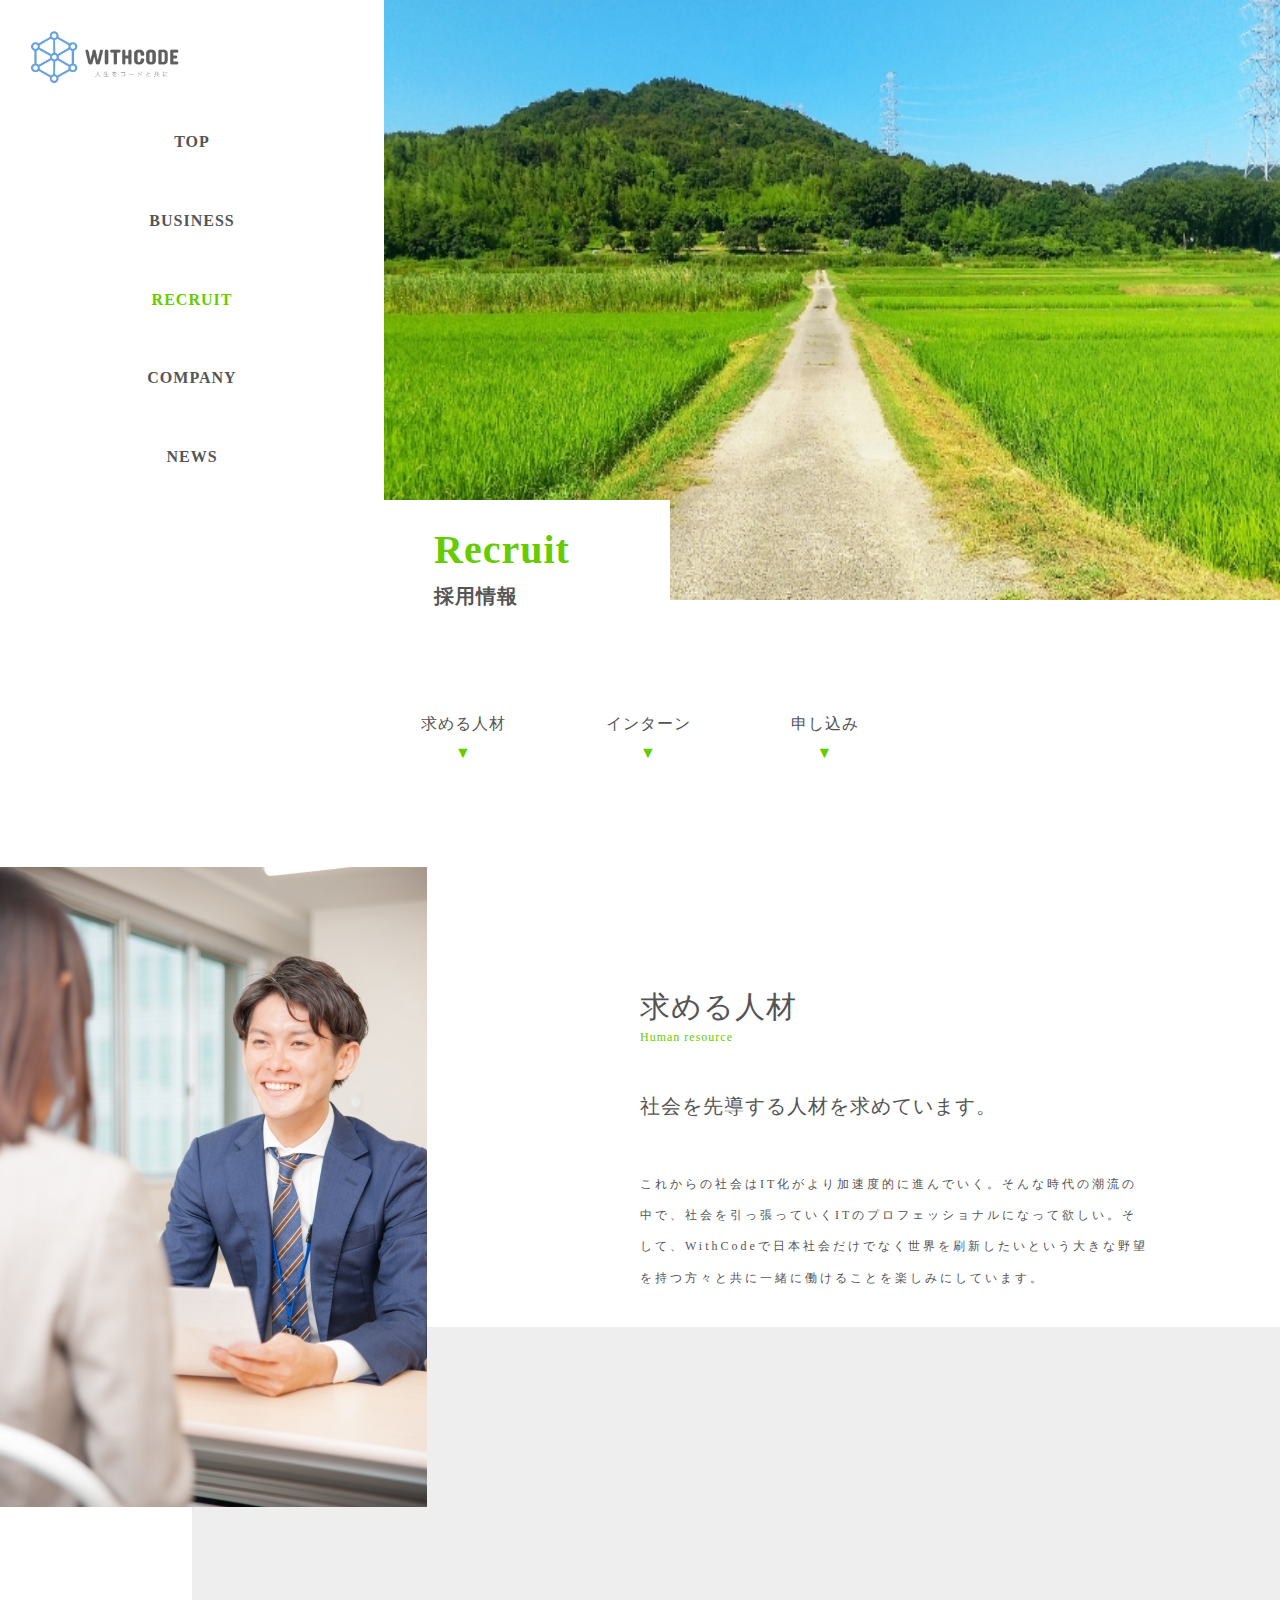
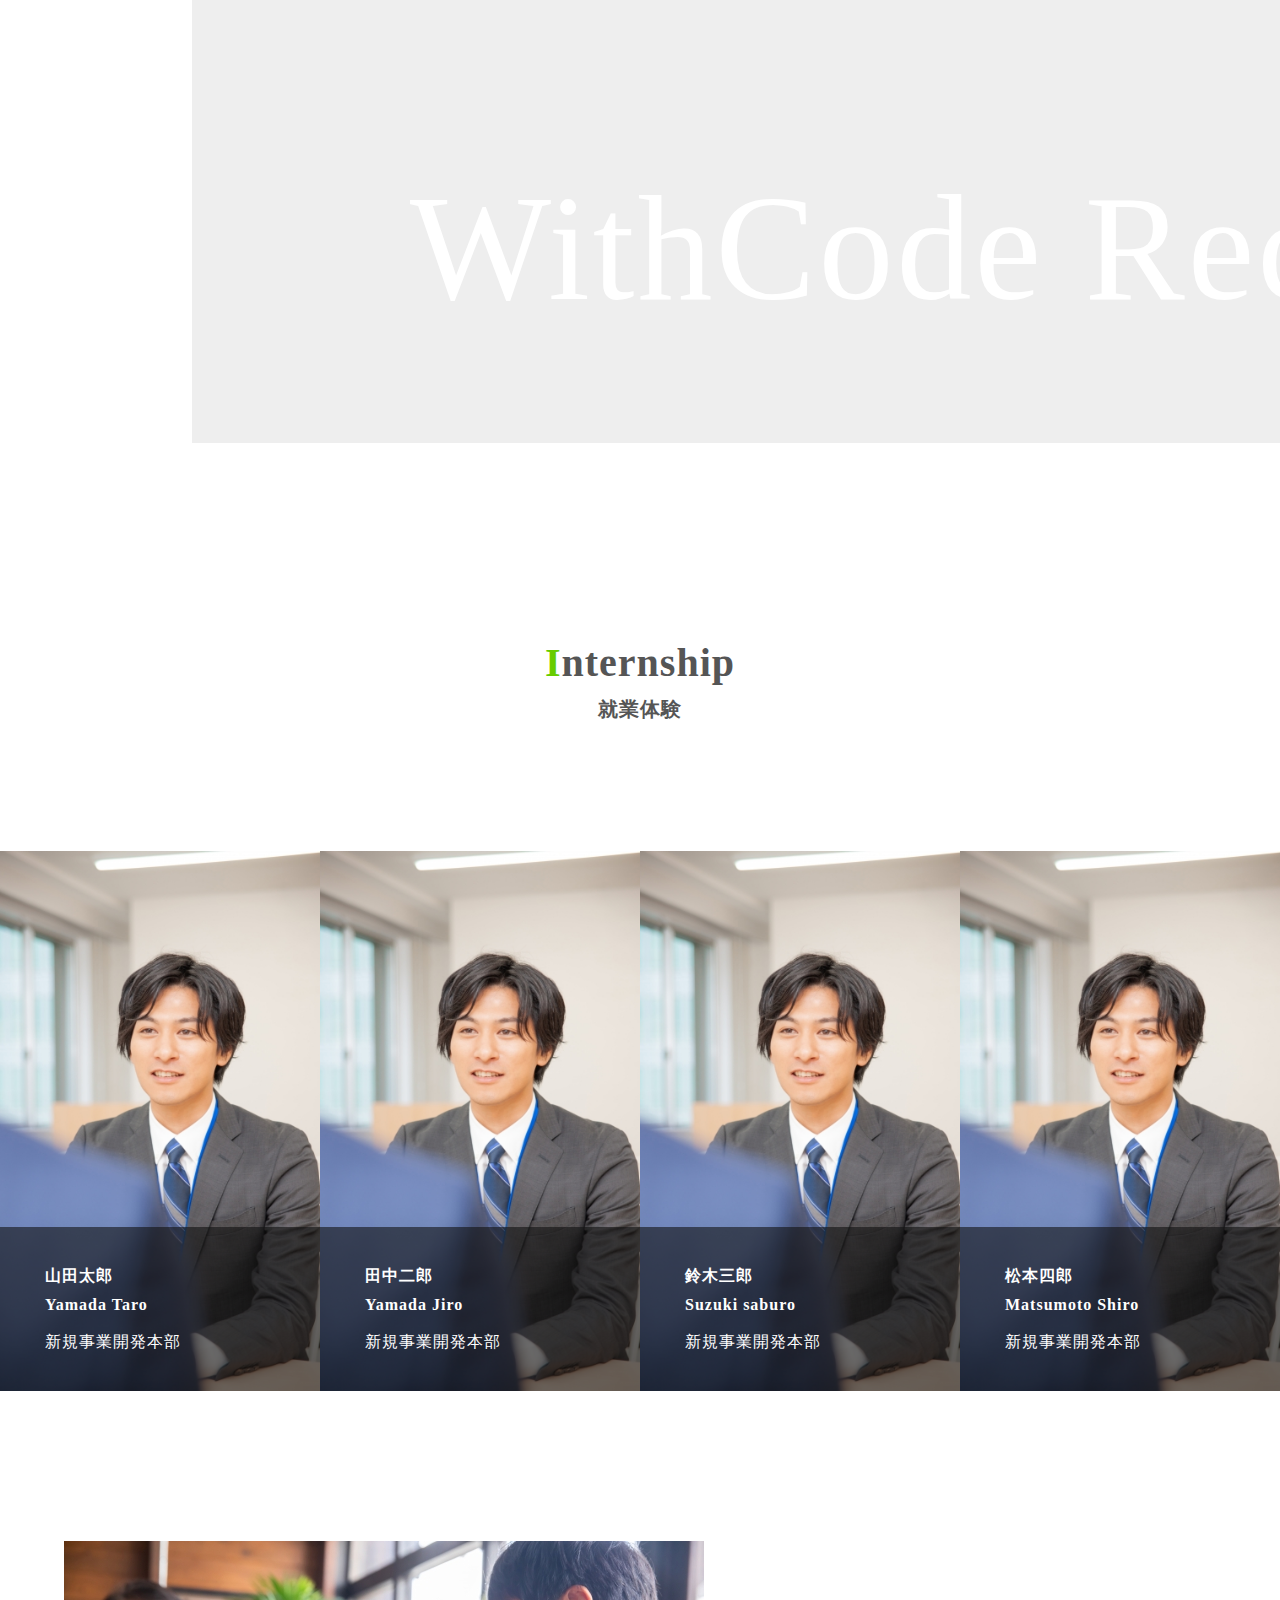
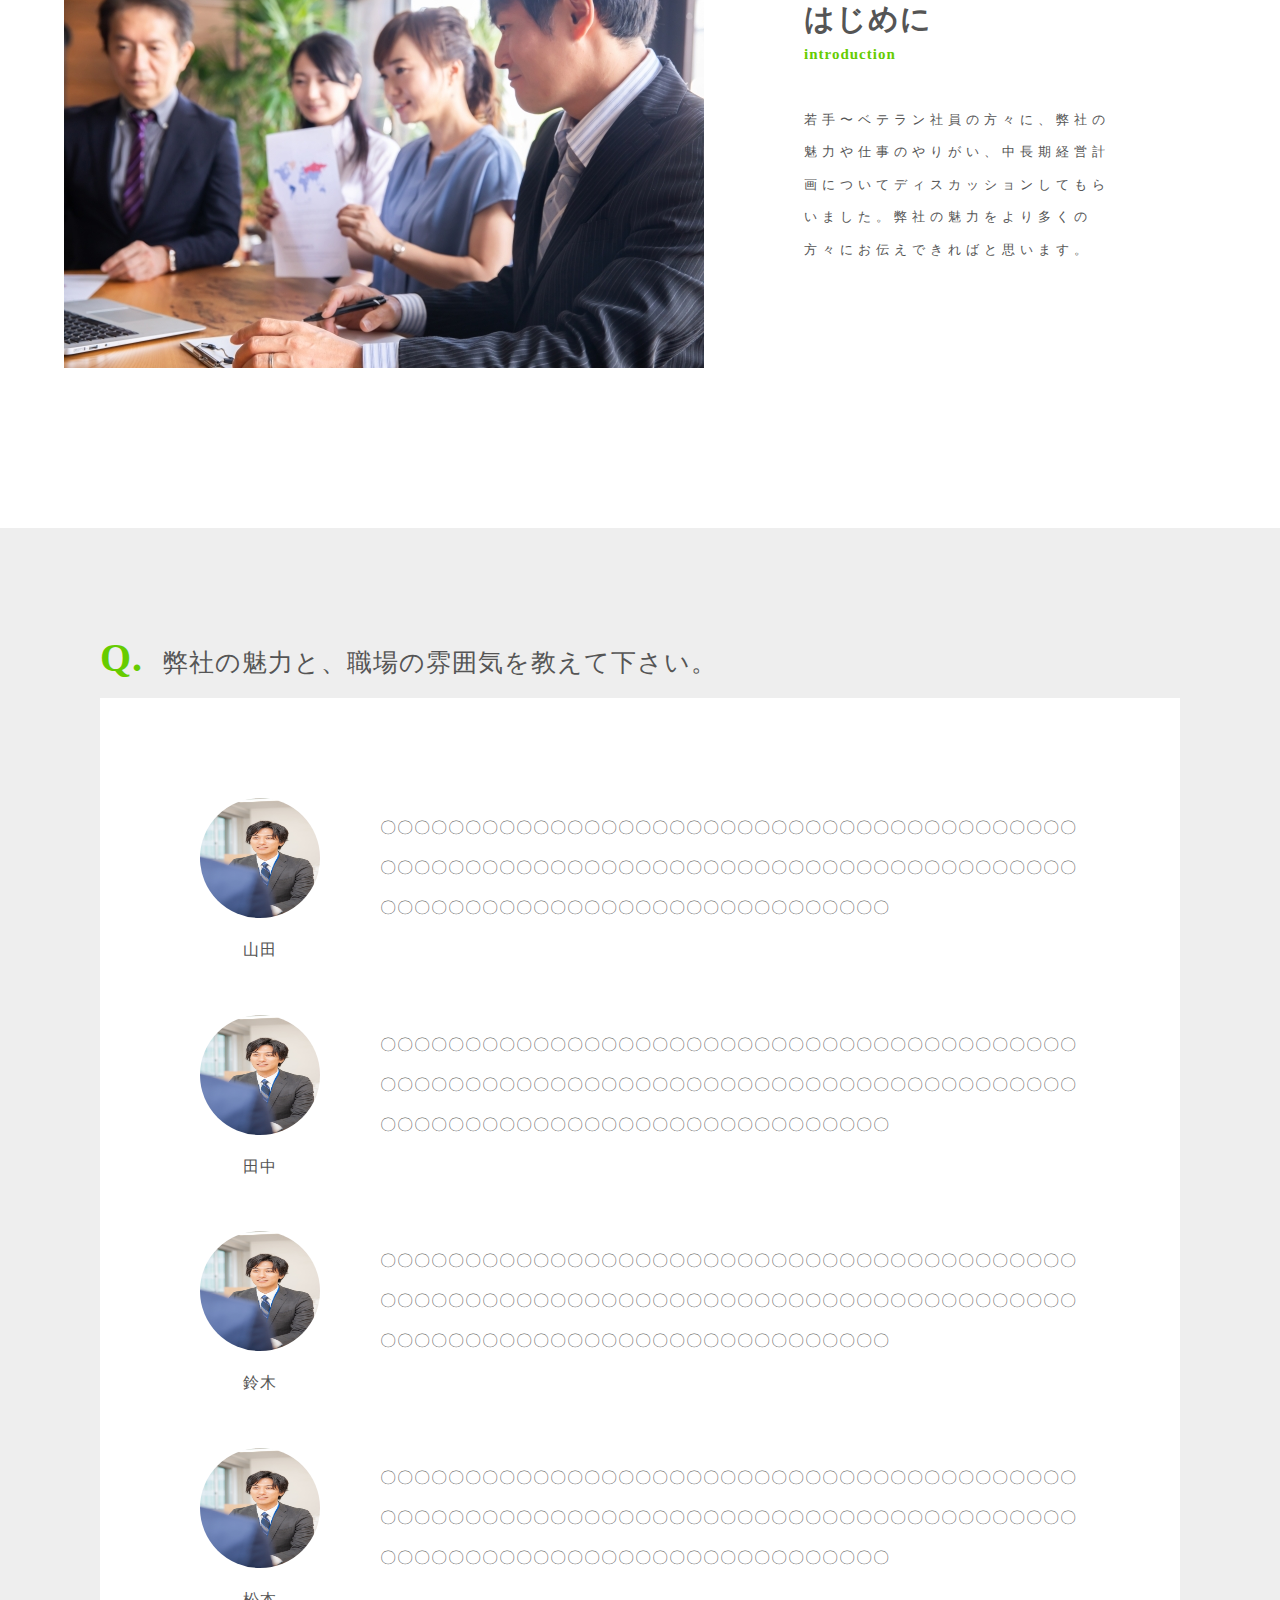
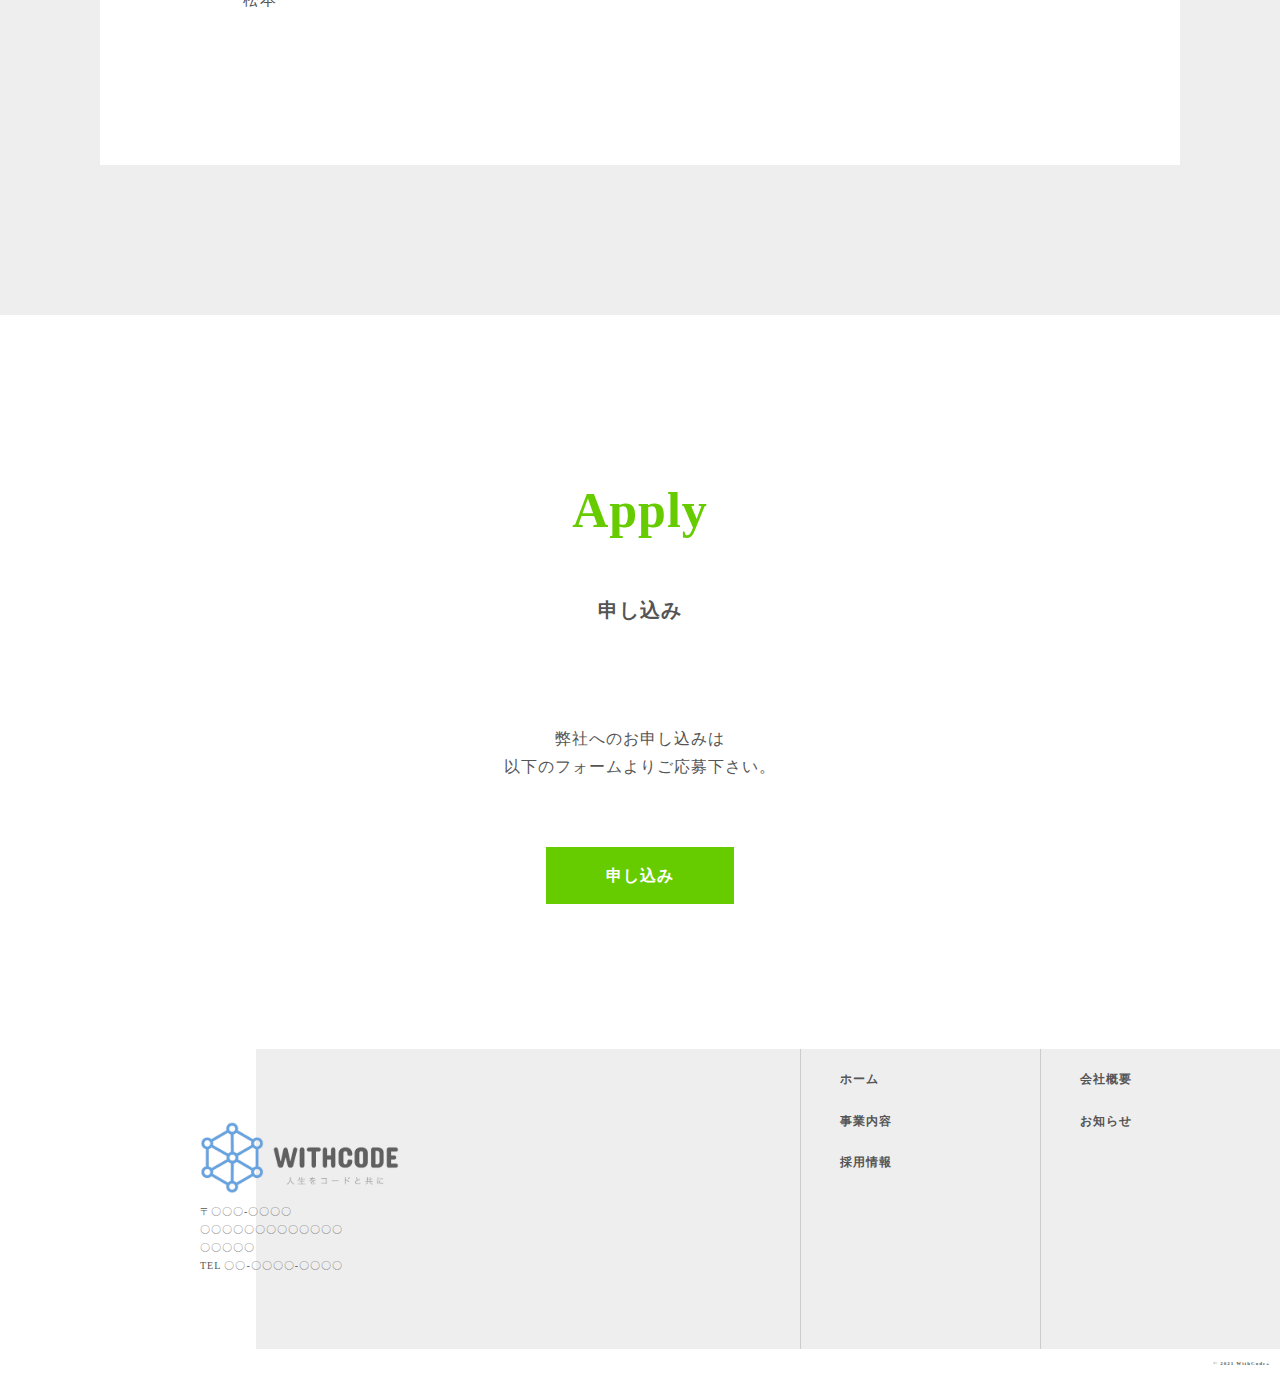
<file: html/recruit.html>
<!DOCTYPE html>
<html>
<head>
  <meta charset="UTF-8">
  <title>プログラミング教材「WithCode+」</title>
  <meta name="description" content="「人生をコードと共に」というビジョンを達成するべく、皆さんのプログラミング学習をサポートします。">
  <meta name="keywords" content="IT,プログラミング,コミュニティ">
  <meta name="viewport" content="width=device-width, initial-scale=1.0">
  <meta property="og:title" content="プログラミング教材「WithCode+」">
  <meta property="og:type" content="article">
  <meta property="og:url" content="https://withcode-plus.tech">
  <meta property="og:image" content="img/logo.png">
  <meta property="og:description" content="「人生をコードと共に」というビジョンを達成するべく、皆さんのプログラミング学習をサポートします。">
  <meta property="og:site_name" content="プログラミング教材">
  <link rel="icon" href="../favicon.ico">
  <link rel="apple-touch-icon" sizes="180×180" href="../img/logo.png">
  <link rel="stylesheet" type="text/css" href="../css/reset.css">
  <link rel="stylesheet" type="text/css" href="../css/common1.css">
  <link rel="stylesheet" type="text/css" href="../css/common2.css">
  <link rel="stylesheet" type="text/css" href="../css/recruit.css">
</head>
<body>
  <header>
    <div class="header_all">
      <div class="header_inner">
        <img src="../img/logo.png" alt="ロゴ画像">
        <nav>
          <ul>
            <li><a href="../index.html">TOP</a></li>
            <li><a href="business.html">BUSINESS</a></li>
            <li><a href="recruit.html" class="color">RECRUIT</a></li>
            <li><a href="company.html">COMPANY</a></li>
            <li><a href="news.html">NEWS</a></li>
          </ul>
        </nav>
      </div>
      <div class="top_inner">
        <img src="../img/recruit.png" alt="トップ画像">
        <h1>Recruit<br><small>採用情報</small></h1>
      </div>
    </div>
  </header>
  <main>
    <section class="recruit">
      <div class="recruit_inner">
        <div class="recruit_top">
          <ul>
            <li><a href="#recruit_list1">求める人材<br><small>▼</small></a></li>
            <li><a href="#recruit_list2">インターン<br><small>▼</small></a></li>
            <li><a href="#recruit_list3">申し込み<br><small>▼</small></a></li>
          </ul>
        </div>
        <div class="recruit_list" id="recruit_list1">
          <div class="recruit_item1">
            <img src="../img/top_recruit.png" alt="採用画像">
          </div>
          <div class="recruit_item2">
            <h2>求める人材<br><small>Human resource</small></h2>
            <h3>社会を先導する人材を求めています。</h3>
            <p>
              これからの社会はIT化がより加速度的に進んでいく。そんな時代の潮流の中で、社会を引っ張っていくITのプロフェッショナルになって欲しい。そして、WithCodeで日本社会だけでなく世界を刷新したいという大きな野望を持つ方々と共に一緒に働けることを楽しみにしています。
            </p>
          </div>
          <div class="recruit_bg">
            <div class="recruit_content">
              <div class="recruit_element">
                <p>WithCode Recruit</p>
              </div>
            </div>
          </div>
        </div>
      </div>
    </section>
    <section class="intern" id="recruit_list2">
      <h1><span>I</span>nternship<br><small>就業体験</small></h1>
      <ul class="member">
        <li class="member1">
          <div class="member_info">
            <h2 class="member_nema">
              <p>山田太郎<br><small>Yamada Taro</small></p>
            </h2>
            <p class="member_department">新規事業開発本部</p>
          </div>
        </li>
        <li class="member1">
          <div class="member_info">
            <h2 class="member_nema">
              <p>田中二郎<br><small>Yamada Jiro</small></p>
            </h2>
            <p class="member_department">新規事業開発本部</p>
          </div>
        </li>
        <li class="member1">
          <div class="member_info">
            <h2 class="member_nema">
              <p>鈴木三郎<br><small>Suzuki saburo</small></p>
            </h2>
            <p class="member_department">新規事業開発本部</p>
          </div>
        </li>
        <li class="member1">
          <div class="member_info">
            <h2 class="member_nema">
              <p>松本四郎<br><small>Matsumoto Shiro</small></p>
            </h2>
            <p class="member_department">新規事業開発本部</p>
          </div>
        </li>
      </ul>
      <div class="intern_intro">
        <div class="intro_img">
          <img src="../img/intern.png" alt="インターン画像">
        </div>  
        <div class="intro_txt">
          <h2>はじめに<br><small>introduction</small></h2>
          <p class="intro_descript">
            若手〜ベテラン社員の方々に、弊社の魅力や仕事のやりがい、中長期経営計画についてディスカッションしてもらいました。弊社の魅力をより多くの方々にお伝えできればと思います。
          </p>
        </div>
      </div>
      <div class="discussion_talk">
        <div class="discussion_inner">
          <div class="question">
            <div class="question_ttl">
              <p>
                <span>Q.</span>弊社の魅力と、職場の雰囲気を教えて下さい。
              </p>
            </div>
            <ul class="question_list">
              <li>
                <div class="question_member">
                  <img src="../img/member.png" alt="山田画像">
                  <p>山田</p>
                </div>
                <p class="question_txt">
                  〇〇〇〇〇〇〇〇〇〇〇〇〇〇〇〇〇〇〇〇〇〇〇〇〇〇〇〇〇〇〇〇〇〇〇〇〇〇〇〇〇〇〇〇〇〇〇〇〇〇〇〇〇〇〇〇〇〇〇〇〇〇〇〇〇〇〇〇〇〇〇〇〇〇〇〇〇〇〇〇〇〇〇〇〇〇〇〇〇〇〇〇〇〇〇〇〇〇〇〇〇〇〇〇〇〇〇〇〇〇〇〇
                </p>
              </li>
              <li>
                <div class="question_member">
                  <img src="../img/member.png" alt="田中画像">
                  <p>田中</p>
                </div>
                <p class="question_txt">
                  〇〇〇〇〇〇〇〇〇〇〇〇〇〇〇〇〇〇〇〇〇〇〇〇〇〇〇〇〇〇〇〇〇〇〇〇〇〇〇〇〇〇〇〇〇〇〇〇〇〇〇〇〇〇〇〇〇〇〇〇〇〇〇〇〇〇〇〇〇〇〇〇〇〇〇〇〇〇〇〇〇〇〇〇〇〇〇〇〇〇〇〇〇〇〇〇〇〇〇〇〇〇〇〇〇〇〇〇〇〇〇〇
                </p>
              </li>
              <li>
                <div class="question_member">
                  <img src="../img/member.png" alt="鈴木画像">
                  <p>鈴木</p>
                </div>
                <p class="question_txt">
                  〇〇〇〇〇〇〇〇〇〇〇〇〇〇〇〇〇〇〇〇〇〇〇〇〇〇〇〇〇〇〇〇〇〇〇〇〇〇〇〇〇〇〇〇〇〇〇〇〇〇〇〇〇〇〇〇〇〇〇〇〇〇〇〇〇〇〇〇〇〇〇〇〇〇〇〇〇〇〇〇〇〇〇〇〇〇〇〇〇〇〇〇〇〇〇〇〇〇〇〇〇〇〇〇〇〇〇〇〇〇〇〇
                </p>
              </li>
              <li>
                <div class="question_member">
                  <img src="../img/member.png" alt="松本画像">
                  <p>松本</p>
                </div>
                <p class="question_txt">
                  〇〇〇〇〇〇〇〇〇〇〇〇〇〇〇〇〇〇〇〇〇〇〇〇〇〇〇〇〇〇〇〇〇〇〇〇〇〇〇〇〇〇〇〇〇〇〇〇〇〇〇〇〇〇〇〇〇〇〇〇〇〇〇〇〇〇〇〇〇〇〇〇〇〇〇〇〇〇〇〇〇〇〇〇〇〇〇〇〇〇〇〇〇〇〇〇〇〇〇〇〇〇〇〇〇〇〇〇〇〇〇〇
                </p>
              </li>
            </ul>
          </div>
        </div>
      </div>
    </section>
    <section class="contact" id="recruit_list3">
      <div class="contact_inner">
        <h3>Apply<br><small>申し込み</small></h3>
        <P>
          弊社へのお申し込みは<br>以下のフォームよりご応募下さい。
        </P>
        <p class="btn"><a href="">申し込み</a></p>
      </div>
    </section>
  </main>
</body>
<footer>
  <div class="footer_inner">
    <img src="../img/logo.png" alt="ロゴ画像">
    <p>〒〇〇〇-〇〇〇〇<br>
      〇〇〇〇〇〇〇〇〇〇〇〇〇〇〇〇〇〇<br>
      TEL 〇〇-〇〇〇〇-〇〇〇〇
    </p>
  </div>
  <div class="footer_bg">
    <div class="footer_list">
      <ul>
        <li><a href="company.html">会社概要</a></li>
        <li><a href="news.html">お知らせ</a></li>
      </ul>
      <ul class="footer_item">
        <li><a href="../index.html">ホーム</a></li>
        <li><a href="business.html">事業内容</a></li>
        <li><a href="recruit.html">採用情報</a></li>
      </ul>
    </div>
  </div>
</footer>
<p class="copyright">© 2021 WithCode+</p>
</html>
</file>
<file: css/common1.css>
body {
  font-size: 16px;
  line-height: 1.8;
  letter-spacing: 1px;
  word-break: break-all;
  color: #555;
}

a {
  text-decoration: none;
  color: #555;
}

li {
  list-style: none;
}

::-webkit-scrollbar{
  display: none;
}
</file>
<file: css/index.css>
@charset "UTF-8";

.header_all {
  width: 100%;
  position: relative;
}

.header_inner img {
  mask-position: absolute;
  width: 150px;
  padding: 30px;
}

.header_inner nav ul {
  position: absolute;
  text-align: center;
  width: 40%;
  padding-top: 10%;
}

.header_inner nav ul li {
  padding-bottom: 50px;
  font-weight: bold;
}

.header_inner nav ul li .color {
  color: #66CC00;
}

.header_inner nav ul a:hover {
  opacity: 0.5;
}

.top_inner {
  width: 60%;
  position: relative;
  float: right;
  text-align: center;
}

.top_inner img {
  width: 100%;
  height: auto;
}

.top_title {
  position: relative;
  line-height: 1;
  top: -60px;
}

.top_inner h1 {
  font-size: 100px;
  color: #66CC00;
}

.top_inner h2 {
  font-size: 80px;
}

.top_inner p {
  font-size: 20px;
  color: #777;
  position: relative;
  top: -50px;
}

.section {
  margin: 150px 0;
}

.news {
  display: grid;
  position: relative;
  width: 70%;
  margin: 0 auto;
  padding: 50px 0 30px;
}

.news h3 {
  text-align: center;
  font-size: 40px;
  color: #66CC00;
  font-weight: bold;
  line-height: 1;
}

.news h3 small {
  font-size: 20px;
}

.news .news_list {
  margin: 0 50px;
  text-align: left;
  padding: 30px;
}

.news .news_list li {
  font-size: 18px;
  line-height: 2;
  color: #333;
}

.news .more {
  background: #888;
  text-align: center;
  width:20%;
  margin: 20px auto;
  border-radius: 5px;
  padding:10px;
}

.news .more a {
  color: #fff;
  font-weight: bold;
}

.feature {
  width: 100%;
  position: relative;
}

.feature_inner {
  width: 50%;
  background-color: #fff;
  border-top: solid 3px #66CC00;
  position: relative;
  float: right;
  z-index: 3;
  margin-top: 25%;
}

.feature_inner h4 {
  font-size: 50px;
  padding: 15% 0 0 15%;
  color: #66CC00; 
}

.feature_inner small {
  font-size: 20px;
  padding-left: 15%;
  font-weight: bold;
}

.feature_inner p {
  width: 50%;
  margin: 0 auto;
  line-height: 2.5;
  padding: 10% 0;
}

.feature_bg {
  background: #ddd;
  height: 570px;
  width: 60%;
}

.feature_img {
  display: flex;
  justify-content: center;
  align-items: center;
  position: absolute;
  padding-top: 80px;
  z-index: 2;
}

.feature_img img {
  display: block;
  width: 80%;
  margin: auto;
  height: 320px;
}

.service {
  display: inline-block;
  position: relative;
  width: 100%;
}

.service h3 {
  text-align: center;
  font-size: 50px;
  color: #66CC00;
  line-height: 1;
}

.service small {
  font-size: 20px;
  color: #555;
}

.service_bg {
  background-image: url("../img/service_bg.png");
  background-size: cover;
  height: 900px;
  margin-top: 5%;
  text-align: center;
}

.service_item {
  width: 25%;
  display: inline-block;
  height: 600px;
  margin-top: 100px;
  background-color: rgba(255,255,255,0.8);
  padding: 50px 30px;
}

.service_item img {
  width: 250px;
  height: 250px;
  margin: 0 auto;
}

.service_item h4 {
  font-size: 30px;
  padding-top: 20px;
}

.service_item small {
  font-size: 13px;
  color: #66CC00;
  font-weight: bold;
}

.service_item p {
  padding: 10px;
  line-height: 2;
}

.service .btn a {
  background: #66CC00;
  padding: 20px 60px;
  position: relative;
  top: 90px;color: #fff;
  font-weight: bold;
}

.recruit {
  display: inline-block;
  position: relative;
  width: 100%;
}

.recruit_inner {
  width: 40%;
  position: relative;
  left: 100px;
  top: 280px;
  z-index: 1;
}

.recruit h3 {
  font-size: 50px;
  color: #66CC00;
}

.recruit h3 small {
  font-size: 20px;
  color: #555;
  font-weight: bold;
}

.recruit h4 {
  font-size: 25px;
  padding-top: 40px;
  color: #222;
}

.recruit p {
  line-height: 2.5;
  padding-top: 50px;
}

.recruit .btn a {
  text-align: center;
  background: #66CC00;
  padding: 20px 60px;
  position: relative;
  top: 90px;
  color: #fff;
  font-weight: bold;
}

.recruit img {
  position: relative;
  float: right;
  width: 35%;
  height: auto;
  z-index: 1;
  bottom: 500px;
}

.recruit_bg {
  width: 80%;
  height: 600px;
  background-color: #eee;
  position: absolute;
  bottom: 150px;
  z-index: 0;
}

.contact {
  position: relative;
  width: 100%;
}

.contact h3 {
  font-size: 50px;
  color: #66CC00;
  text-align: center;
}

.contact h3 small {
  font-size: 20px;
  color: #555;
}

.contact p {
  width: 40%;
  margin: 0 auto;
  text-align: center;
  padding-top: 80px;
}

.contact .btn a {
  text-align: center;
  position: relative;
  background: #66CC00;
  padding: 20px 60px;
  color: #fff;
  font-weight: bold;
}

footer {
  display: inline-block;
  position: relative;
  width: 100%;
}

.footer_inner {
  display: inline-block;
  position: relative;
  margin-left: 200px;
  z-index: 1;
  top: 230px;
}

.footer_inner img {
  width: 200px;
}

.footer_inner p {
  width: 150px;
  font-size: 10px;
}

.footer_bg {
  width: 80%;
  float: right;
  height: 300px;
  background-color: #eee;
  position: relative;
  z-index: 0;
}

.footer_list ul {
  float: right;
  z-index: 1;
}

.footer_list ul::after {
  content: "";
  position: absolute;
  height: 300px;
  border-left: 1px solid #ccc;
  color: #555;
  top: 0;
}

.footer_list ul li {
  width: 200px;
  padding: 20px 0 0 40px;
  font-weight: bold;
  font-size: 12px;
}

.copyright {
  float: right;
  font-size: 5px;
  font-weight: bold;
  padding: 10px;
}
</file>
<file: css/common2.css>
.header_all {
  width: 100%;
  position: relative;
}

.header_inner img {
  position: absolute;
  width: 150px;
  padding: 30px;
}

.header_inner nav ul {
  position: absolute;
  text-align: center;
  width: 30%;
  padding-top: 10%;
}

.header_inner nav ul li {
  padding-bottom: 50px;
  font-weight: bold;
}

.header_inner nav ul li .color {
  color: #66CC00;
}

.header_inner nav ul a:hover {
  opacity: 0.5;
}

.top_inner {
  width: 70%;
  position: relative;
  float: right;
}

.top_inner img {
  width: 100%;
  height: 600px;
}

.top_inner h1 {
  position: absolute;
  font-size: 40px;
  color: #66CC00;
  bottom: 0;
  background: #fff;
  padding: 30px 100px 0 50px;
  line-height: 1;
}

.top_inner h1 small {
  font-size: 20px;
  color: #555;
}

.section {
  margin: 100px 0;
}

.contact {
  position: relative;
  width: 100%;
}

.contact h3 {
  font-size: 50px;
  color: #66CC00;
  text-align: center;
}

.contact h3 small {
  font-size: 20px;
  color: #555;
}

.contact p {
  width: 40%;
  margin: 0 auto;
  text-align: center;
  padding-top: 80px;
}

.contact .btn a {
  text-align: center;
  position: relative;
  background: #66CC00;
  padding: 20px 60px;
  color: #fff;
  font-weight: bold;
}

footer {
  display: inline-block;
  position: relative;
  width: 100%;
}

.footer_inner {
  display: inline-block;
  position: relative;
  margin-left: 200px;
  z-index: 1;
  top: 230px;
}

.footer_inner img {
  width: 200px;
}

.footer_inner p {
  width: 150px;
  font-size: 10px;
}

.footer_bg {
  width: 80%;
  float: right;
  height: 300px;
  background-color: #eee;
  position: relative;
  z-index: 0;
}

.footer_list ul {
  float: right;
  z-index: 1;
}

.footer_list ul:after {
  content: "";
  position: absolute;
  height: 300px;
  border-left: 1px solid #ccc;
  color: #555;
  top: 0;
}

.footer_list ul li {
  width: 200px;
  padding: 20px 0 0 40px;
  font-weight: bold;
  font-size: 12px;
}

.copyright {
  float: right;
  font-size: 5px;
  font-weight: bold;
  padding: 10px;
}
</file>
<file: css/business.css>
.business_top {
  width: 100%;
  display: flex;
  justify-content: center;
  align-items: center;
}

.business_top ul {
  display: inline-flex;
  padding: 50px 0;
}

.business_top ul {
  display: inline-flex;
  padding: 50px 0;
}

.business_top li {
  text-align: center;
  padding: 50px;
}

.business_top li a {
  color: #555;
}

.business_top li a:hover {
  opacity: 0.5;
}

.business_top li small {
  color: #66CC00;
}

#business_list1,
#business_list2,
#business_list3 {
  display: inline-block;
}

.business_list {
  width: 100%;
}

.business_list h1 {
  font-size: 30px;
  font-weight: normal;
  color: #555;
  line-height: 0.8;
  padding-bottom: 7%;
}

.business_list h1 small {
  font-size: 12px;
  color: #66CC00;
}

.business_list h2 {
  font-size: 20px;
  color: #555;
  font-weight: normal;
  padding-bottom: 7%;
}

.business_list p {
  width: 80%;
  font-size: 12px;
  color: #555;
  letter-spacing: 3px;
  line-height: 2.6;
}

.business_item1 {
  width: 40%;
  display: inline-block;
  position: relative;
  z-index: 2;
  overflow: hidden;
}

.business_item2 {
  width: 50%;
  float: right;
  margin-top: 10%;
  position: relative;
  z-index: 2;
}

.business_item1_reverse {
  width: 40%;
  display: inline-block;
  position: relative;
  z-index: 2;
  float: right;
  overflow: hidden;
}

.business_item2_reverse {
  width: 50%;
  display: inline-block;
  float: left;
  margin-top: 10%;
  position: relative;
  z-index: 2;
  margin-left: 10%;
}

.business_bg {
  background: #eee;
  width: 85%;
  height: auto;
  float: right;
  position: relative;
  bottom: 200px;
  z-index: 0;
}

.business_element {
  padding: 30% 0 5%;
}

.business_element ul {
  background: #fff;
  width: 50%;
  display: flex;
  flex-wrap: wrap;
  padding: 60px 100px;
  margin: auto;
}

.business_element ul li {
  list-style: disc;
  width: 40%;
  margin-bottom: 20px;
}

.business_element ul li:last-child {
  margin-bottom: 0;
}

.business_bg .btn {
  float: right;
  width: 13%;
  text-align: center;
  background: #66CC00;
  padding: 10px 20px;
  margin: 0 17% 8% 0;
}

.business_bg .btn a {
  color: #fff;
  font-size: 15px;
}

.letter {
  width: 980px;
  margin: 0 auto 150px;
  padding: 0 20px;
}

.letter_inner {
  border: 1px solid #111;
  padding: 50px;
}

.letter_inner h1 {
  background-color: #fff;
  text-align: center;
  font-size: 30px;
  position: relative;
  bottom: 75px;
  width: 30%;
  margin: 0 auto 50px;
  padding: 0 50px;
}

.letter_list h2 {
  font-size: 30px;
  line-height: 1;
  margin-bottom: 50px;
  font-weight: normal;
}

.letter_list h2 small {
  font-size: 15px;
  color: #66CC00;
}

.letter_item p {
  letter-spacing: 3px;
  line-height: 3;
  margin-bottom: 50px;
}

.letter_item p img {
  width: 100%;
  height: auto;
}
</file>
<file: css/company.css>
.company {
  width: 100%;
  display: inline-block;
}

.company_inner {
  margin-top: 150px;
}

.company_list {
  width: 80%;
  margin: 0 auto 150px;
}

.company_list li {
  display: flex;
  margin-bottom: 30px;
}

.company_list li span {
  width: 20%;
  margin-right: 3%;
  padding: 0 0 30px 20px;
  border-bottom: 1px solid #444;
  font-size: 18px;
}

.company_list li p {
  width: 80%;
  padding: 0 0 30px 20px;
  border-bottom: 1px solid #ccc;
}

.company_list li p a {
  color: #66CC00;
}
</file>
<file: css/news.css>
.news {
  width: 100%;
  margin-top: 150px;
  display: inline-block;
}

.news_inner {
  display: flex;
  max-width: 1000px;
  margin: 0 auto 150px;
}

.news_main {
  width: 70%;
  margin-right: 15%;
}

.news_list li {
  display: flex;
  margin-bottom: 30px;
  padding-bottom: 30px;
  border-bottom: 1px solid #ddd;
}

.news_date {
  width: 150px;
  margin-right: 60px;
}

.news_category {
  font-weight: bold;
  padding: 2px 5px;
  border: 1px solid #66CC00;
  font-size: 12px;
  color: #66CC00;
}

.news_ttl {
  margin-left: 60px;
}

.news_side {
  width: 25%;
}

.news_side_link {
  margin-bottom: 100px;
}

.news_side_link p {
  margin-bottom: 30px;
  font-size: 20px;
  font-weight: bold;
}

.news_side_list li {
  position: relative;
  margin-bottom: 15px;
  padding-left: 18px;
  line-height: 1.7;
}

.news_side_list li::before {
  content: "";
  position: absolute;
  top: 8px;
  left: 0;
  border-style: solid;
  border-width: 3px;
}
</file>
<file: css/recruit.css>
.recruit_top {
  width: 100%;
  display: flex;
  justify-content: center;
  align-items: center;
}

.recruit_top ul {
  display: inline-flex;
  padding: 50px 0;
}

.recruit_top li {
  text-align: center;
  padding: 50px;
}

.recruit_top li a {
  color: #555;
}

.recruit_top li a:hover {
  opacity: 0.5;
}

.recruit_top li small {
  color: #66CC00;
}

#recruit_list1,
#recruit_list2,
#recruit_list3 {
  display: inline-block;
}

.recruit_list {
  width: 100%;
}

.recruit_list h2 {
  font-size: 30px;
  font-weight: normal;
  color: #555;
  line-height: 0.8;
  padding-bottom: 7%;
}

.recruit_list h2 small {
  font-size: 12px;
  color: #66CC00;
}

.recruit_list h3 {
  font-size: 20px;
  color: #555;
  font-weight: normal;
  padding-bottom: 7%;
}

.recruit_list p {
  width: 80%;
  font-size: 12px;
  color: #555;
  letter-spacing: 3px;
  line-height: 2.6;
}

.recruit_item1 {
  width: 40%;
  display: inline-block;
  position: relative;
  z-index: 2;
  overflow: hidden;
}

.recruit_item2 {
  width: 50%;
  float: right;
  margin-top: 10%;
  position: relative;
  z-index: 2;
}

.recruit_bg {
  background: #eee;
  width: 85%;
  height: auto;
  float: right;
  position: relative;
  bottom: 200px;
  z-index: 0;
}

.recruit_element {
  padding: 30% 0 5%;
}

.recruit_element p {
  font-size: 150px;
  color: #fff;
  white-space: nowrap;
  overflow: hidden;
  float: right;
}

.intern {
  display: inline-block;
}

.intern h1 {
  font-size: 40px;
  text-align: center;
  line-height: 1;
  margin-bottom: 10%;
}

.intern h1 span {
  color: #66CC00;
}

.intern h1 small {
  font-size: 20px;
}

.member {
  display: flex;
  width: 100%;
}

.member li {
  display: inline-flex;
  align-items: flex-end;
  width: 25%;
  height: 540px;
}

.member .member1 {
  background: url(../img/member.png) center center no-repeat;
  background-size: cover;
}

.member_info {
  position: relative;
  width: 100%;
  padding: 35px 45px;
  background-color: rgba(17, 17, 17, 0.6);
  color: #fff;
  overflow: hidden;
}

.member_name p {
  font-size: 25px;
  line-height: 1;
  font-weight: normal;
}

.member_name p small {
  font-size: 12px;
  font-weight: normal;
}

.member_department {
  padding-top: 8px;
}

.intern_intro {
  width: 90%;
  display: flex;
  align-items: center;
  position: relative;
  margin-bottom: 80px;
  padding: 150px 0;
  margin: 0 auto;
}

.intro_txt {
  width: 45%;
  padding: 0 100px 50px 100px;
}

.intro_txt h2 {
  font-size: 30px;
  line-height: 1;
  color: #555;
  margin-bottom: 40px;
}

.intro_txt h2 small {
  font-size: 15px;
  color: #66CC00;
}

.intro_descript {
  font-size: 13px;
  letter-spacing: 5px;
  line-height: 2.5;
  color: #555;
}

.discussion_talk {
  margin-bottom: 150px;
  padding: 100px 100px 150px;
  background-color: #eee;
}

.question_ttl {
  font-size: 25px;
  line-height: 1.5;
  padding-bottom: 10px;
}

.question_ttl p span {
  font-weight: bold;
  font-size: 40px;
  padding-right: 20px;
 color: #66CC00;
}

.question_list {
  padding: 100px;
  background-color: #fff;
}

.question_list li {
  display: flex;
  margin-bottom: 50px;
}

.question_member {
  margin-right: 60px;
}

.question_member img {
  width: 120px;
  height: 120px;
  border-radius: 100px;
}

.question_member p {
  margin-top: 8px;
  text-align: center;
}

.question_txt {
  width: 80%;
  padding-top: 10px;
  line-height: 2.5;
}
</file>
